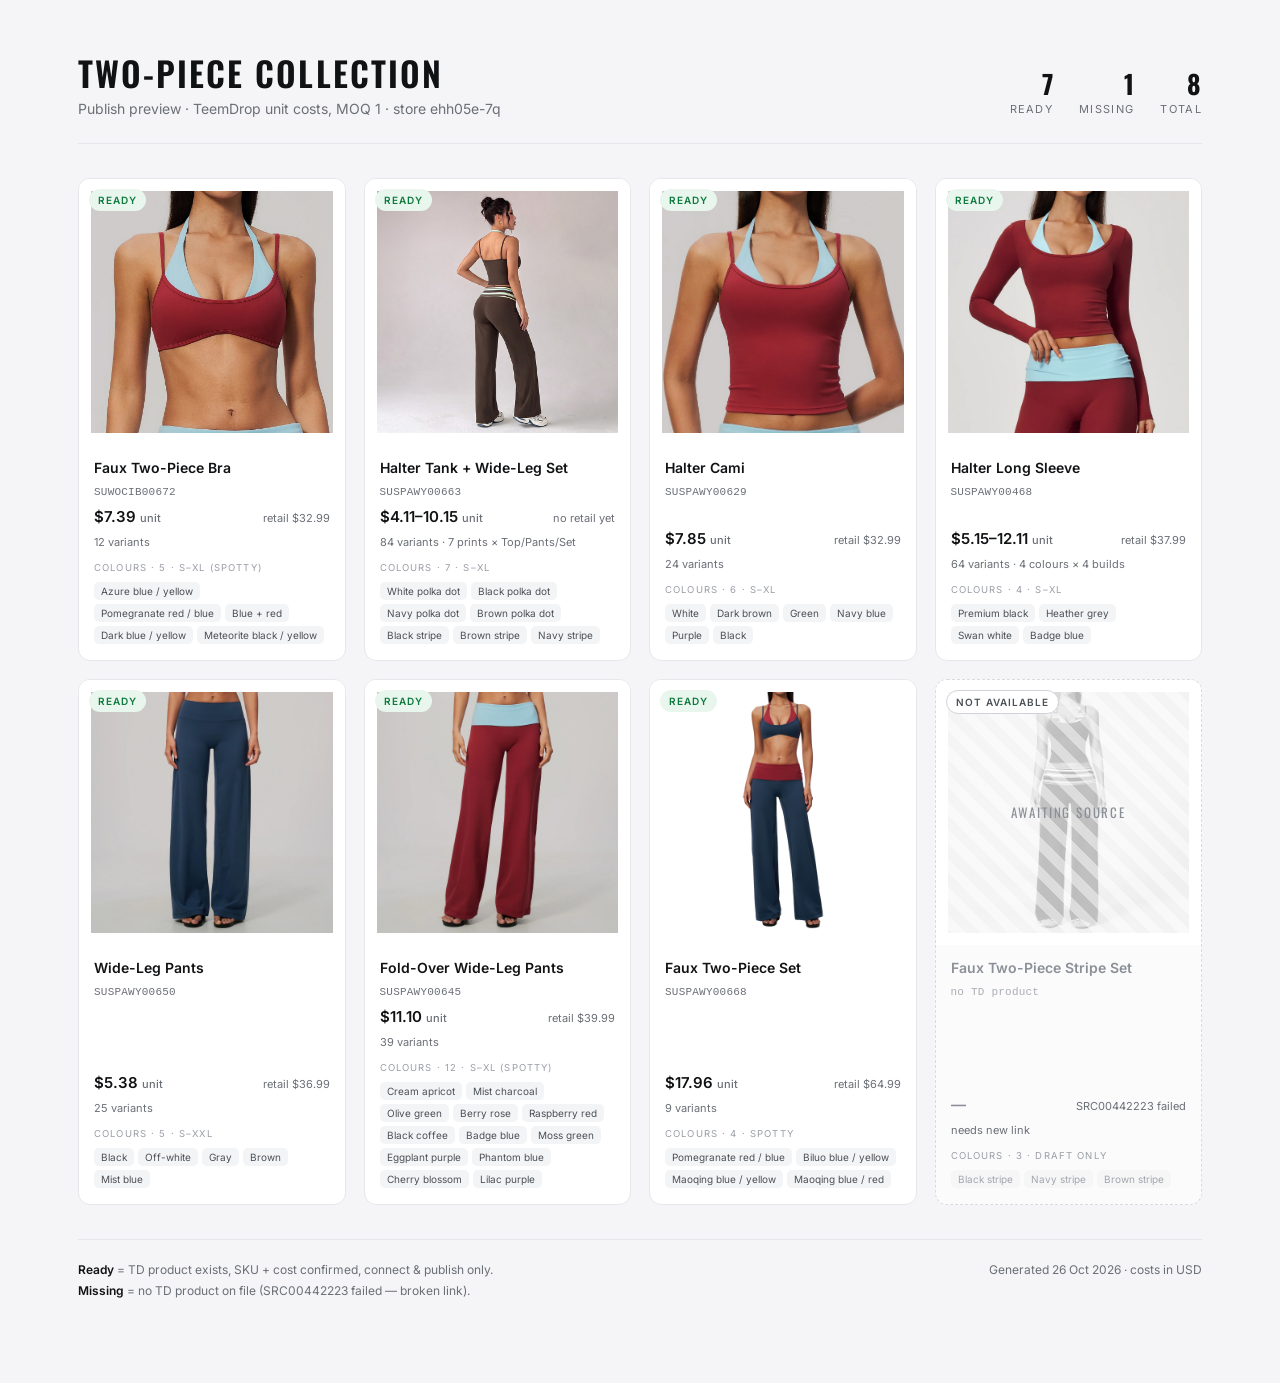
<file: index.html>
<!DOCTYPE html>
<html lang="en">
<head>
<meta charset="utf-8">
<meta name="viewport" content="width=device-width,initial-scale=1">
<title>Two-Piece Collection — Publish Preview</title>
<link rel="preconnect" href="https://fonts.googleapis.com">
<link rel="preconnect" href="https://fonts.gstatic.com" crossorigin>
<link href="https://fonts.googleapis.com/css2?family=Oswald:wght@500;600&family=Inter:wght@400;500;600&display=swap" rel="stylesheet">
<style>
  :root{
    --ink:#111214; --mid:#6b6f76; --line:#e6e7ea; --bg:#f5f5f7; --card:#fff;
    --green:#0f7a3d; --greenbg:#e9f6ee; --grey:#9a9ea6;
  }
  *{box-sizing:border-box}
  body{margin:0;background:var(--bg);color:var(--ink);font-family:Inter,-apple-system,BlinkMacSystemFont,"Segoe UI",sans-serif;-webkit-font-smoothing:antialiased}
  .wrap{max-width:1180px;margin:0 auto;padding:56px 28px 80px}
  header{border-bottom:1px solid var(--line);padding-bottom:26px;margin-bottom:34px;display:flex;justify-content:space-between;align-items:flex-end;gap:24px;flex-wrap:wrap}
  h1{font-family:Oswald,sans-serif;font-weight:600;font-size:34px;line-height:1;letter-spacing:.06em;text-transform:uppercase;margin:0}
  .sub{margin:10px 0 0;color:var(--mid);font-size:14px}
  .counts{display:flex;gap:26px;text-align:right}
  .count b{display:block;font-family:Oswald,sans-serif;font-size:26px;line-height:1;letter-spacing:.02em}
  .count span{font-size:11px;letter-spacing:.12em;text-transform:uppercase;color:var(--mid)}
  .grid{display:grid;grid-template-columns:repeat(4,1fr);gap:18px}
  @media(max-width:1000px){.grid{grid-template-columns:repeat(3,1fr)}}
  @media(max-width:760px){.grid{grid-template-columns:repeat(2,1fr)}}
  @media(max-width:460px){.grid{grid-template-columns:1fr}}
  .card{background:var(--card);border:1px solid var(--line);border-radius:12px;overflow:hidden;display:flex;flex-direction:column;transition:transform .18s ease, box-shadow .18s ease}
  .card:hover{transform:translateY(-3px);box-shadow:0 10px 26px rgba(17,18,20,.07)}
  .shot{position:relative;aspect-ratio:1/1;background:#fff;overflow:hidden;padding:12px}
  .shot img{width:100%;height:100%;object-fit:contain;display:block}
  .body{padding:14px 15px 16px;display:flex;flex-direction:column;gap:9px;flex:1}
  .name{font-size:14px;font-weight:600;line-height:1.3;margin:0}
  .sku{font-family:ui-monospace,SFMono-Regular,Menlo,monospace;font-size:11px;color:var(--mid);letter-spacing:.02em}
  .row{display:flex;align-items:baseline;justify-content:space-between;gap:8px;margin-top:auto}
  .cost{font-size:15px;font-weight:600}
  .cost small{font-size:11px;font-weight:500;color:var(--mid);margin-left:4px}
  .retail{font-size:11px;color:var(--mid)}
  .pill{position:absolute;z-index:3;top:10px;left:10px;font-size:10px;font-weight:600;letter-spacing:.1em;text-transform:uppercase;padding:5px 9px;border-radius:999px;background:var(--greenbg);color:var(--green)}
  .vars{font-size:11px;color:var(--mid)}
  .colhead{font-size:9.5px;letter-spacing:.12em;text-transform:uppercase;color:#9a9ea6;margin-top:4px}
  .cols{display:flex;flex-wrap:wrap;gap:4px}
  .chip{font-size:10px;line-height:1;padding:4px 7px;border-radius:5px;background:#f3f4f6;color:#4c5157;white-space:nowrap}
  .card.missing .chip{background:#f6f6f7;color:#a2a6ad}
  /* missing */
  .card.missing{background:#fbfbfc;border-style:dashed;border-color:#d9dbdf}
  .card.missing:hover{transform:none;box-shadow:none}
  .card.missing .shot img{filter:grayscale(1) contrast(.92) brightness(1.06);opacity:.42}
  .card.missing .pill{background:#fff;border:1px solid #cfd2d7;color:#4c5157;font-weight:600}
  .card.missing .name,.card.missing .cost{color:#8b8f97}
  .card.missing .sku{color:#a9adb4}
  .card.missing .shot::after{content:"Awaiting source";position:absolute;inset:0;display:flex;align-items:center;justify-content:center;
    font-family:Oswald,sans-serif;font-size:13px;letter-spacing:.14em;text-transform:uppercase;color:#8b8f97;
    z-index:2;background:repeating-linear-gradient(45deg,rgba(255,255,255,.62) 0 10px,rgba(255,255,255,.3) 10px 20px)}
  .note{margin-top:34px;padding-top:20px;border-top:1px solid var(--line);color:var(--mid);font-size:12px;line-height:1.7;display:flex;justify-content:space-between;gap:20px;flex-wrap:wrap}
  .note b{color:var(--ink);font-weight:600}
</style>
</head>
<body>
<div class="wrap">
  <header>
    <div>
      <h1>Two-Piece Collection</h1>
      <p class="sub">Publish preview &middot; TeemDrop unit costs, MOQ&nbsp;1 &middot; store ehh05e-7q</p>
    </div>
    <div class="counts">
      <div class="count"><b>7</b><span>Ready</span></div>
      <div class="count"><b>1</b><span>Missing</span></div>
      <div class="count"><b>8</b><span>Total</span></div>
    </div>
  </header>

  <div class="grid" id="grid"></div>

  <div class="note">
    <div><b>Ready</b> = TD product exists, SKU + cost confirmed, connect &amp; publish only.<br>
    <b>Missing</b> = no TD product on file (SRC00442223 failed — broken link).</div>
    <div>Generated 26 Oct 2026 &middot; costs in USD</div>
  </div>
</div>

<script>
const items = [
  {name:"Faux Two-Piece Bra", img:"img/shop_bra_0.jpg", sku:"SUWOCIB00672", cost:"$7.39", retail:"retail $32.99", vars:"12 variants", sizes:"S\u2013XL (spotty)", ready:true, colours:["Azure blue / yellow", "Pomegranate red / blue", "Blue + red", "Dark blue / yellow", "Meteorite black / yellow"]},
  {name:"Halter Tank + Wide-Leg Set", img:"img/set_0.jpg", sku:"SUSPAWY00663", cost:"$4.11\u201310.15", retail:"no retail yet", vars:"84 variants \u00b7 7 prints \u00d7 Top/Pants/Set", sizes:"S\u2013XL", ready:true, colours:["White polka dot", "Black polka dot", "Navy polka dot", "Brown polka dot", "Black stripe", "Brown stripe", "Navy stripe"]},
  {name:"Halter Cami", img:"img/shop_cami_0.jpg", sku:"SUSPAWY00629", cost:"$7.85", retail:"retail $32.99", vars:"24 variants", sizes:"S\u2013XL", ready:true, colours:["White", "Dark brown", "Green", "Navy blue", "Purple", "Black"]},
  {name:"Halter Long Sleeve", img:"img/shop_ls_0.jpg", sku:"SUSPAWY00468", cost:"$5.15\u201312.11", retail:"retail $37.99", vars:"64 variants \u00b7 4 colours \u00d7 4 builds", sizes:"S\u2013XL", ready:true, colours:["Premium black", "Heather grey", "Swan white", "Badge blue"]},
  {name:"Wide-Leg Pants", img:"img/shop_pants_0.jpg", sku:"SUSPAWY00650", cost:"$5.38", retail:"retail $36.99", vars:"25 variants", sizes:"S\u2013XXL", ready:true, colours:["Black", "Off-white", "Gray", "Brown", "Mist blue"]},
  {name:"Fold-Over Wide-Leg Pants", img:"img/shop_fold_0.jpg", sku:"SUSPAWY00645", cost:"$11.10", retail:"retail $39.99", vars:"39 variants", sizes:"S\u2013XL (spotty)", ready:true, colours:["Cream apricot", "Mist charcoal", "Olive green", "Berry rose", "Raspberry red", "Black coffee", "Badge blue", "Moss green", "Eggplant purple", "Phantom blue", "Cherry blossom", "Lilac purple"]},
  {name:"Faux Two-Piece Set", img:"img/fauxset_full.jpg", sku:"SUSPAWY00668", cost:"$17.96", retail:"retail $64.99", vars:"9 variants", sizes:"spotty", ready:true, colours:["Pomegranate red / blue", "Biluo blue / yellow", "Maoqing blue / yellow", "Maoqing blue / red"]},
  {name:"Faux Two-Piece Stripe Set", img:"img/shop_stripe_0.jpg", sku:"no TD product", cost:"\u2014", retail:"SRC00442223 failed", vars:"needs new link", sizes:"draft only", ready:false, colours:["Black stripe", "Navy stripe", "Brown stripe"]}
];

document.getElementById('grid').innerHTML = items.map(it => `
  <article class="card ${it.ready ? '' : 'missing'}">
    <div class="shot">
      <span class="pill">${it.ready ? 'Ready' : 'Not available'}</span>
      <img src="${it.img}" alt="${it.name}" loading="lazy">
    </div>
    <div class="body">
      <h2 class="name">${it.name}</h2>
      <div class="sku">${it.sku}</div>
      <div class="row">
        <div class="cost">${it.cost}<small>${it.ready && it.cost !== '—' ? 'unit' : ''}</small></div>
        <div class="retail">${it.retail}</div>
      </div>
      <div class="vars">${it.vars}</div>
      <div class="colhead">Colours &middot; ${it.colours.length} &middot; ${it.sizes}</div>
      <div class="cols">${it.colours.map(c => `<span class="chip">${c}</span>`).join('')}</div>
    </div>
  </article>
`).join('');
</script>
</body>
</html>
</file>
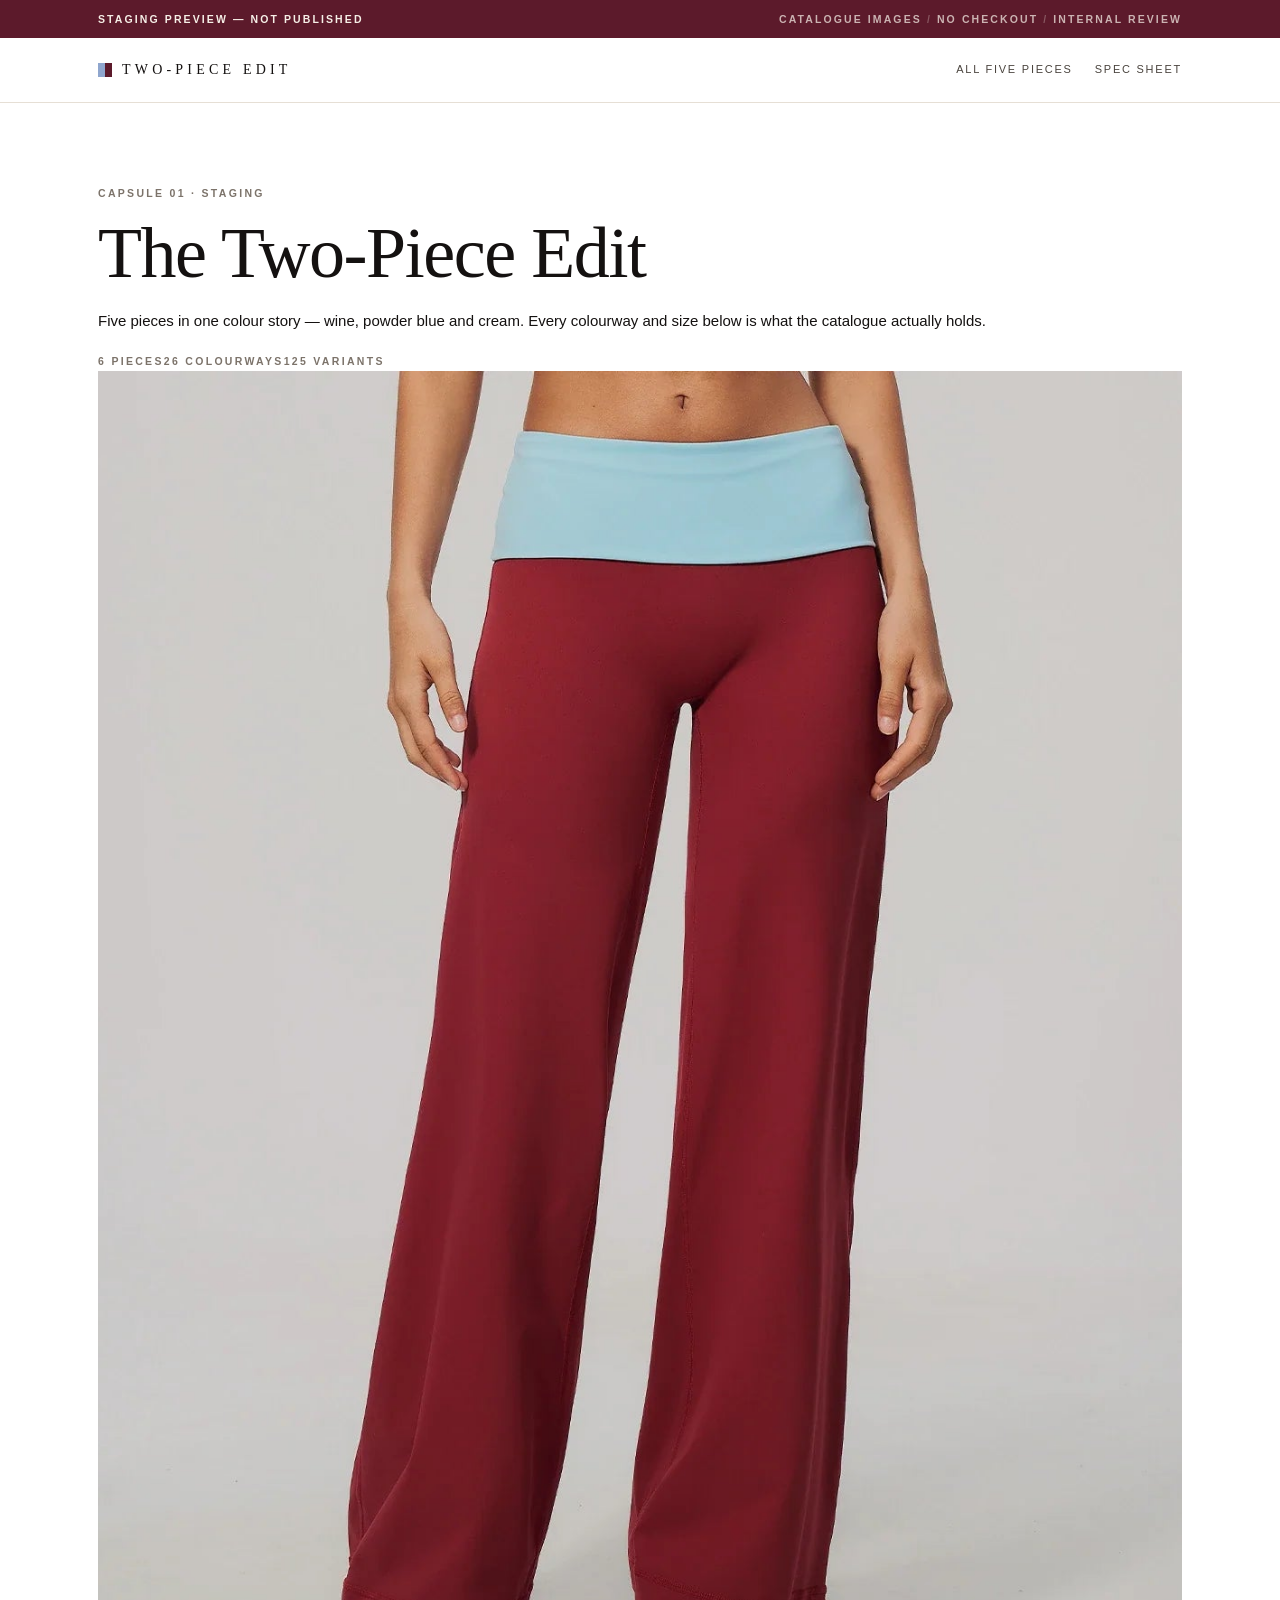
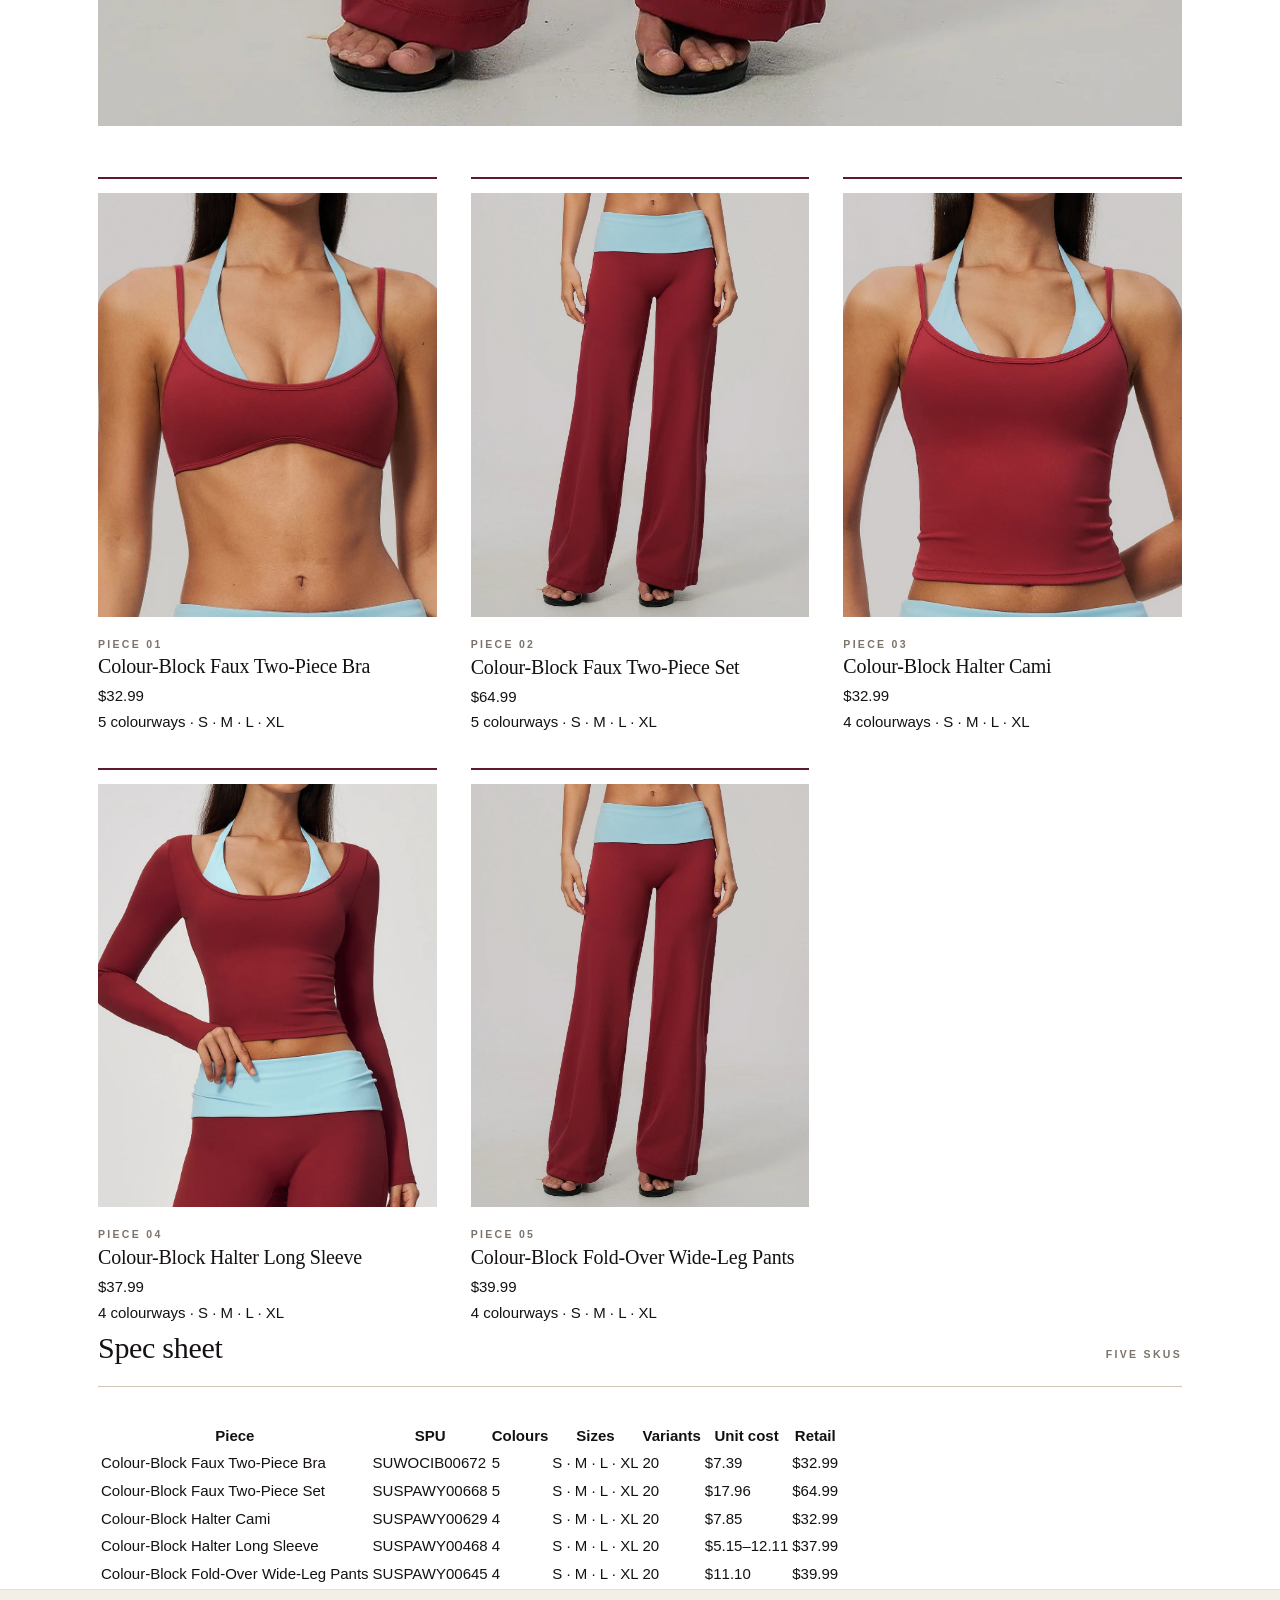
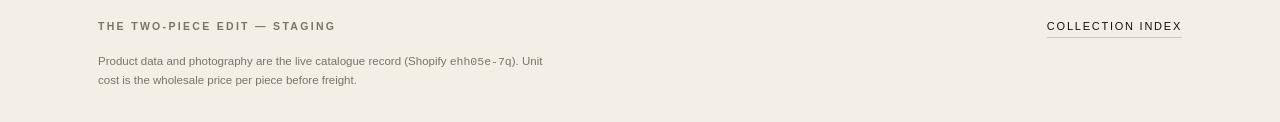
<file: stage/index.html>
<!doctype html>
<html lang="en">
<head>
<meta charset="utf-8">
<meta name="viewport" content="width=device-width, initial-scale=1">
<title>The Two-Piece Edit — five pieces (staging)</title>
<meta name="description" content="Five-piece capsule staging preview: colourways, sizes, unit cost and retail.">
<meta name="robots" content="noindex,nofollow">
<link rel="preload" as="image" href="assets/fauxset/colours/cherry-ice.jpg">
<link rel="stylesheet" href="assets/site.css">
</head>
<body>
<a class="skip" href="#main">Skip to content</a>
<div class="staging-bar"><div class="wrap"><strong>Staging preview — not published</strong><span>Catalogue images <span class="dot">/</span> no checkout <span class="dot">/</span> internal review</span></div></div>
<header class="site-head"><div class="wrap">
  <a class="wordmark" href="index.html">Two-Piece Edit</a>
  <nav class="site-nav" aria-label="Collection">
    <a href="index.html">All five pieces</a>
    <a href="index.html#specs">Spec sheet</a>
  </nav>
</div></header>
<main id="main"><div class="wrap">
  <section class="hero">
    <div class="hero-copy">
      <span class="label">Capsule 01 · staging</span>
      <h1>The Two-Piece Edit</h1>
      <p>Five pieces in one colour story — wine, powder blue and cream. Every colourway and size below
      is what the catalogue actually holds.</p>
      <div class="hero-meta"><span class="label">6 pieces</span><span class="label">26 colourways</span><span class="label">125 variants</span></div>
    </div>
    <div class="hero-media"><img src="assets/fauxset/colours/cherry-ice.jpg" alt="Faux two-piece set in wine and powder blue" width="900" height="1125"></div>
  </section>

  <section class="cards">
    <a class="card" href="bra.html">
  <span class="card-media"><img src="assets/bra/colours/cherry-ice.jpg" alt="" width="600" height="750" loading="lazy"></span>
  <span class="card-body">
    <span class="label">Piece 01</span>
    <h3>Colour-Block Faux Two-Piece Bra</h3>
    <span class="card-price">$32.99</span>
    <span class="card-meta">5 colourways · S · M · L · XL</span>
  </span>
</a><a class="card" href="fauxset.html">
  <span class="card-media"><img src="assets/fauxset/colours/cherry-ice.jpg" alt="" width="600" height="750" loading="lazy"></span>
  <span class="card-body">
    <span class="label">Piece 02</span>
    <h3>Colour-Block Faux Two-Piece Set</h3>
    <span class="card-price">$64.99</span>
    <span class="card-meta">5 colourways · S · M · L · XL</span>
  </span>
</a><a class="card" href="cami.html">
  <span class="card-media"><img src="assets/cami/colours/cherry-ice.jpg" alt="" width="600" height="750" loading="lazy"></span>
  <span class="card-body">
    <span class="label">Piece 03</span>
    <h3>Colour-Block Halter Cami</h3>
    <span class="card-price">$32.99</span>
    <span class="card-meta">4 colourways · S · M · L · XL</span>
  </span>
</a><a class="card" href="ls.html">
  <span class="card-media"><img src="assets/ls/colours/cherry-ice.jpg" alt="" width="600" height="750" loading="lazy"></span>
  <span class="card-body">
    <span class="label">Piece 04</span>
    <h3>Colour-Block Halter Long Sleeve</h3>
    <span class="card-price">$37.99</span>
    <span class="card-meta">4 colourways · S · M · L · XL</span>
  </span>
</a><a class="card" href="fold.html">
  <span class="card-media"><img src="assets/fold/colours/berry-rose.jpg" alt="" width="600" height="750" loading="lazy"></span>
  <span class="card-body">
    <span class="label">Piece 05</span>
    <h3>Colour-Block Fold-Over Wide-Leg Pants</h3>
    <span class="card-price">$39.99</span>
    <span class="card-meta">4 colourways · S · M · L · XL</span>
  </span>
</a>
  </section>

  <section class="specs" id="specs">
    <div class="sec-head"><h2>Spec sheet</h2><span class="label">Five SKUs</span></div>
    <table class="spec-table">
      <thead><tr><th>Piece</th><th>SPU</th><th>Colours</th><th>Sizes</th><th>Variants</th><th>Unit cost</th><th>Retail</th></tr></thead>
      <tbody><tr><td>Colour-Block Faux Two-Piece Bra</td><td>SUWOCIB00672</td><td>5</td><td>S · M · L · XL</td><td>20</td><td>$7.39</td><td>$32.99</td></tr><tr><td>Colour-Block Faux Two-Piece Set</td><td>SUSPAWY00668</td><td>5</td><td>S · M · L · XL</td><td>20</td><td>$17.96</td><td>$64.99</td></tr><tr><td>Colour-Block Halter Cami</td><td>SUSPAWY00629</td><td>4</td><td>S · M · L · XL</td><td>20</td><td>$7.85</td><td>$32.99</td></tr><tr><td>Colour-Block Halter Long Sleeve</td><td>SUSPAWY00468</td><td>4</td><td>S · M · L · XL</td><td>20</td><td>$5.15–12.11</td><td>$37.99</td></tr><tr><td>Colour-Block Fold-Over Wide-Leg Pants</td><td>SUSPAWY00645</td><td>4</td><td>S · M · L · XL</td><td>20</td><td>$11.10</td><td>$39.99</td></tr></tbody>
    </table>
  </section>
</div></main>
<footer class="site-foot"><div class="wrap">
  <div class="foot-row">
    <span class="label">The Two-Piece Edit — staging</span>
    <a href="index.html">Collection index</a>
  </div>
  <p>Product data and photography are the live catalogue record (Shopify <code>ehh05e-7q</code>).
  Unit cost is the wholesale price per piece before freight.</p>
</div></footer>
<script src="assets/site.js"></script>
</body>
</html>
</file>
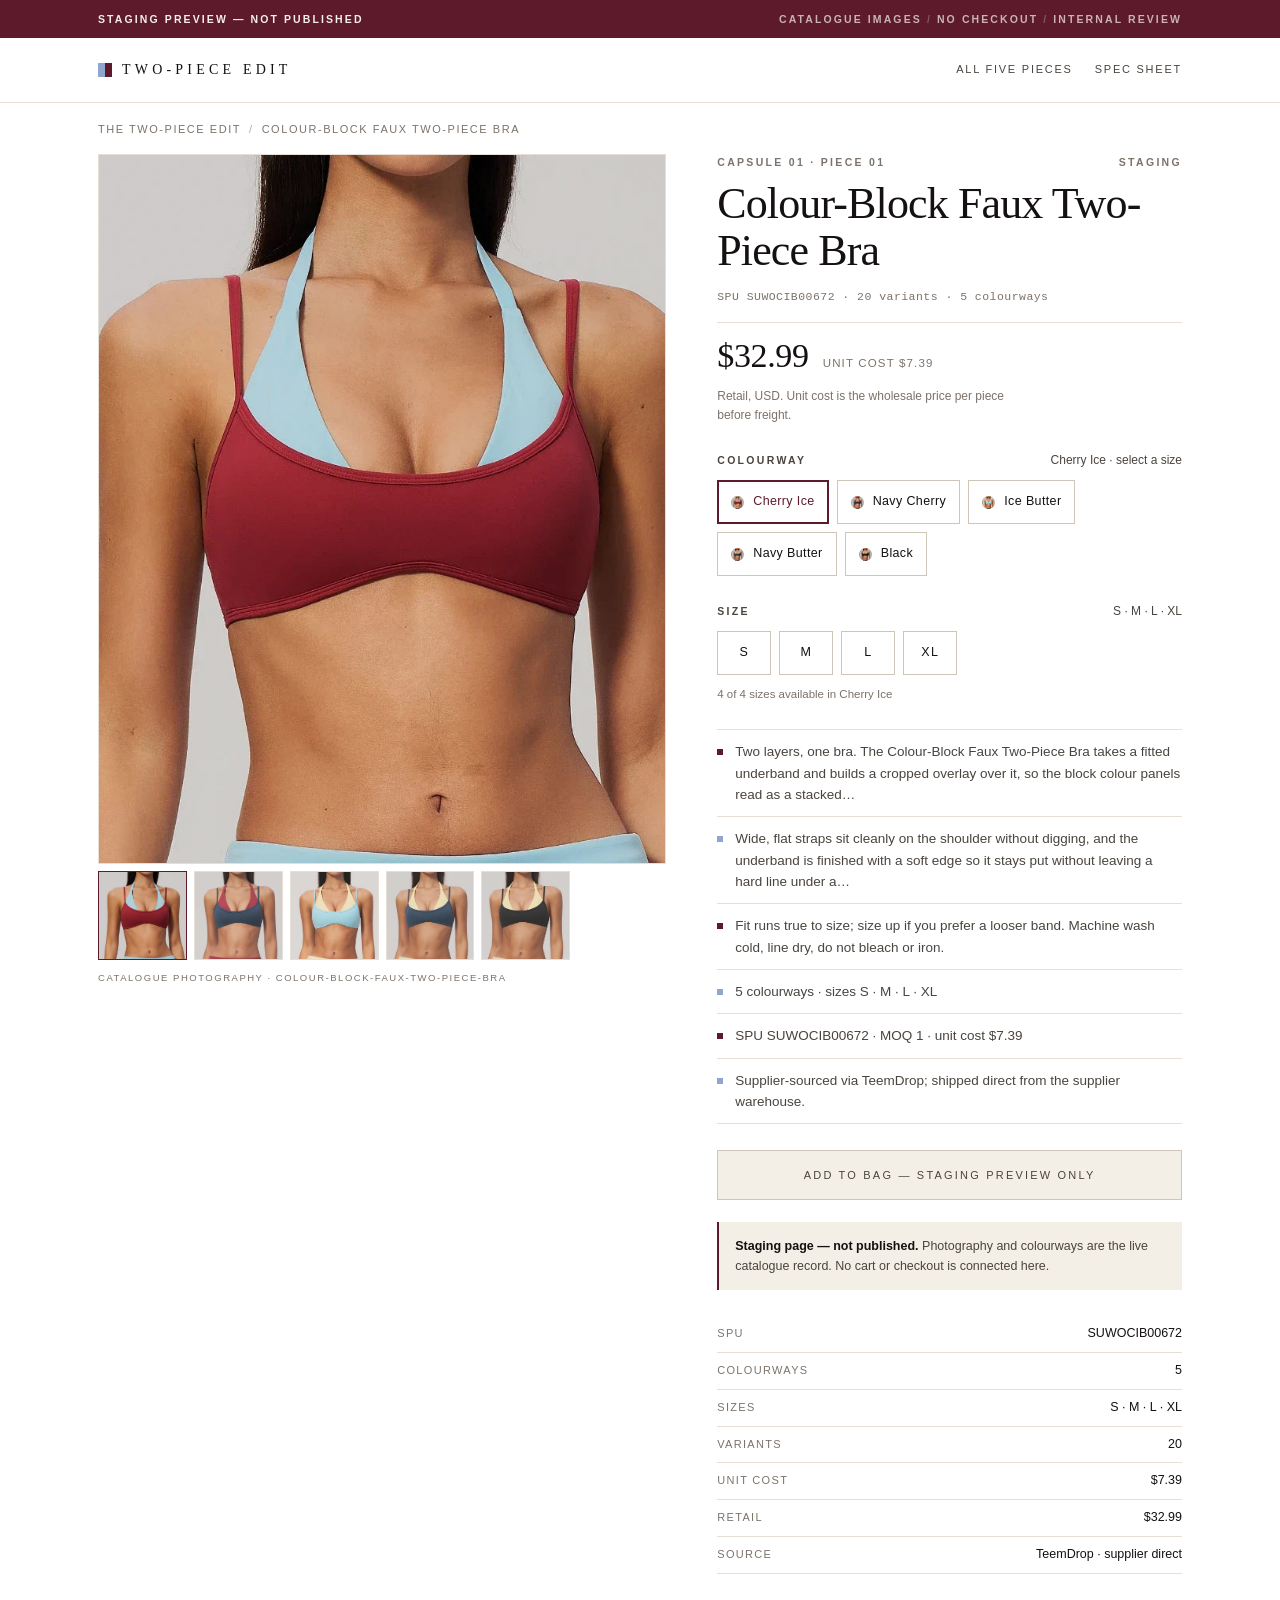
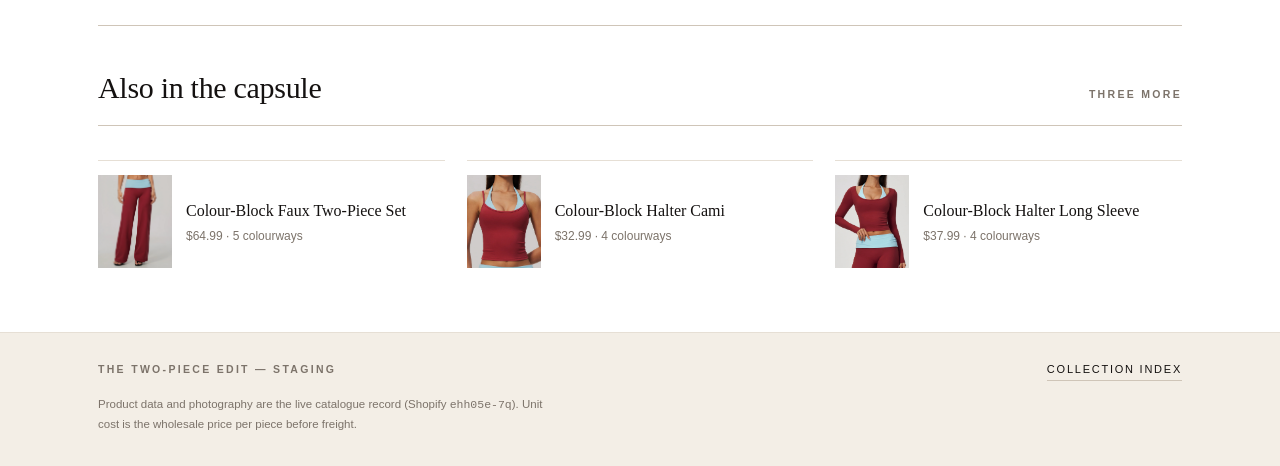
<file: stage/bra.html>
<!doctype html>
<html lang="en">
<head>
<meta charset="utf-8">
<meta name="viewport" content="width=device-width, initial-scale=1">
<title>Colour-Block Faux Two-Piece Bra — The Two-Piece Edit (staging)</title>
<meta name="description" content="Colour-Block Faux Two-Piece Bra — 5 colourways, sizes S · M · L · XL. Staging preview.">
<meta name="robots" content="noindex,nofollow">
<link rel="preload" as="image" href="assets/bra/colours/cherry-ice.jpg">
<link rel="stylesheet" href="assets/site.css">
</head>
<body>
<a class="skip" href="#main">Skip to content</a>
<div class="staging-bar"><div class="wrap"><strong>Staging preview — not published</strong><span>Catalogue images <span class="dot">/</span> no checkout <span class="dot">/</span> internal review</span></div></div>
<header class="site-head"><div class="wrap">
  <a class="wordmark" href="index.html">Two-Piece Edit</a>
  <nav class="site-nav" aria-label="Collection">
    <a href="index.html">All five pieces</a>
    <a href="index.html#specs">Spec sheet</a>
  </nav>
</div></header>
<main id="main"><div class="wrap">
<div class="crumbs"><a href="index.html">The Two-Piece Edit</a><span class="sep">/</span><span>Colour-Block Faux Two-Piece Bra</span></div>
  <div class="product"><div class="p-grid">
    <section class="gallery" aria-label="Product images">
      <div class="frame">
        <img id="mainImg" src="assets/bra/colours/cherry-ice.jpg" alt="Colour-Block Faux Two-Piece Bra in Cherry Ice" width="1000" height="1250">
      </div>
      <div class="thumbs" role="tablist" aria-label="Product image thumbnails">
        <button class="thumb is-active" type="button" role="tab" aria-selected="true" data-src="assets/bra/colours/cherry-ice.jpg" data-alt="Colour-Block Faux Two-Piece Bra view 1" aria-label="View image 1"><img src="assets/bra/colours/cherry-ice.jpg" alt="" width="400" height="400" loading="eager"></button><button class="thumb" type="button" role="tab" aria-selected="false" data-src="assets/bra/colours/navy-cherry.jpg" data-alt="Colour-Block Faux Two-Piece Bra view 2" aria-label="View image 2"><img src="assets/bra/colours/navy-cherry.jpg" alt="" width="400" height="400" loading="eager"></button><button class="thumb" type="button" role="tab" aria-selected="false" data-src="assets/bra/colours/ice-butter.jpg" data-alt="Colour-Block Faux Two-Piece Bra view 3" aria-label="View image 3"><img src="assets/bra/colours/ice-butter.jpg" alt="" width="400" height="400" loading="eager"></button><button class="thumb" type="button" role="tab" aria-selected="false" data-src="assets/bra/colours/navy-butter.jpg" data-alt="Colour-Block Faux Two-Piece Bra view 4" aria-label="View image 4"><img src="assets/bra/colours/navy-butter.jpg" alt="" width="400" height="400" loading="lazy"></button><button class="thumb" type="button" role="tab" aria-selected="false" data-src="assets/bra/colours/black.jpg" data-alt="Colour-Block Faux Two-Piece Bra view 5" aria-label="View image 5"><img src="assets/bra/colours/black.jpg" alt="" width="400" height="400" loading="lazy"></button>
      </div>
      <p class="frame-cap">Catalogue photography · colour-block-faux-two-piece-bra</p>
    </section>
    <section class="panel">
      <div class="eyebrow-row">
        <span class="label">Capsule 01 · Piece 01</span>
        <span class="label">Staging</span>
      </div>
      <h1>Colour-Block Faux Two-Piece Bra</h1>
      <p class="spu">SPU SUWOCIB00672 · 20 variants · 5 colourways</p>
      <div class="price-row">
        <span class="price">$32.99</span>
        <span class="cost">unit cost $7.39</span>
      </div>
      <p class="price-note">Retail, USD. Unit cost is the wholesale price per piece before freight.</p>


      <div class="field">
        <div class="field-head"><span class="label label-ink">Colourway</span><span class="val" id="pick"></span></div>
        <div class="chips" id="colours" role="group" aria-label="Colourway">
          <button class="chip chip-colour" type="button" aria-pressed="true" data-colour="0"><span class="sw" style="background-image:url(assets/bra/colours/cherry-ice.jpg);background-size:cover;background-position:center" aria-hidden="true"></span><span>Cherry Ice</span></button><button class="chip chip-colour" type="button" aria-pressed="false" data-colour="1"><span class="sw" style="background-image:url(assets/bra/colours/navy-cherry.jpg);background-size:cover;background-position:center" aria-hidden="true"></span><span>Navy Cherry</span></button><button class="chip chip-colour" type="button" aria-pressed="false" data-colour="2"><span class="sw" style="background-image:url(assets/bra/colours/ice-butter.jpg);background-size:cover;background-position:center" aria-hidden="true"></span><span>Ice Butter</span></button><button class="chip chip-colour" type="button" aria-pressed="false" data-colour="3"><span class="sw" style="background-image:url(assets/bra/colours/navy-butter.jpg);background-size:cover;background-position:center" aria-hidden="true"></span><span>Navy Butter</span></button><button class="chip chip-colour" type="button" aria-pressed="false" data-colour="4"><span class="sw" style="background-image:url(assets/bra/colours/black.jpg);background-size:cover;background-position:center" aria-hidden="true"></span><span>Black</span></button>
        </div>
      </div>

      <div class="field">
        <div class="field-head"><span class="label label-ink">Size</span><span class="val">S · M · L · XL</span></div>
        <div class="chips" id="sizes" role="group" aria-label="Size"></div>
        <p class="avail" id="avail"></p>
      </div>

      <ul class="facts">
        <li>Two layers, one bra. The Colour-Block Faux Two-Piece Bra takes a fitted underband and builds a cropped overlay over it, so the block colour panels read as a stacked…</li><li>Wide, flat straps sit cleanly on the shoulder without digging, and the underband is finished with a soft edge so it stays put without leaving a hard line under a…</li><li>Fit runs true to size; size up if you prefer a looser band. Machine wash cold, line dry, do not bleach or iron.</li><li>5 colourways · sizes S · M · L · XL</li><li>SPU SUWOCIB00672 · MOQ 1 · unit cost $7.39</li><li>Supplier-sourced via TeemDrop; shipped direct from the supplier warehouse.</li>
      </ul>

      <div class="cta" aria-disabled="true">Add to bag — staging preview only</div>

      <div class="notice">
        <strong>Staging page — not published.</strong> Photography and colourways are the live catalogue
        record. No cart or checkout is connected here.
      </div>

      <table class="mini-spec"><tr><th scope="row">SPU</th><td>SUWOCIB00672</td></tr><tr><th scope="row">Colourways</th><td>5</td></tr><tr><th scope="row">Sizes</th><td>S · M · L · XL</td></tr><tr><th scope="row">Variants</th><td>20</td></tr><tr><th scope="row">Unit cost</th><td>$7.39</td></tr><tr><th scope="row">Retail</th><td>$32.99</td></tr><tr><th scope="row">Source</th><td>TeemDrop · supplier direct</td></tr></table>
    </section>
  </div></div>

  <section class="related">
    <div class="sec-head"><h2>Also in the capsule</h2><span class="label">Three more</span></div>
    <div class="rel-grid"><a class="rel" href="fauxset.html"><span class="rel-media"><img src="assets/fauxset/colours/cherry-ice.jpg" alt="" width="300" height="375" loading="lazy"></span><span><h3>Colour-Block Faux Two-Piece Set</h3><p>$64.99 · 5 colourways</p></span></a><a class="rel" href="cami.html"><span class="rel-media"><img src="assets/cami/colours/cherry-ice.jpg" alt="" width="300" height="375" loading="lazy"></span><span><h3>Colour-Block Halter Cami</h3><p>$32.99 · 4 colourways</p></span></a><a class="rel" href="ls.html"><span class="rel-media"><img src="assets/ls/colours/cherry-ice.jpg" alt="" width="300" height="375" loading="lazy"></span><span><h3>Colour-Block Halter Long Sleeve</h3><p>$37.99 · 4 colourways</p></span></a></div>
  </section>
</div></main>
<script>window.PRODUCT = {"name": "Colour-Block Faux Two-Piece Bra", "sizes": ["S", "M", "L", "XL"], "colours": [{"name": "Cherry Ice", "sizes": ["S", "M", "L", "XL"], "img": "assets/bra/colours/cherry-ice.jpg"}, {"name": "Navy Cherry", "sizes": ["S", "M", "L", "XL"], "img": "assets/bra/colours/navy-cherry.jpg"}, {"name": "Ice Butter", "sizes": ["S", "M", "L", "XL"], "img": "assets/bra/colours/ice-butter.jpg"}, {"name": "Navy Butter", "sizes": ["S", "M", "L", "XL"], "img": "assets/bra/colours/navy-butter.jpg"}, {"name": "Black", "sizes": ["S", "M", "L", "XL"], "img": "assets/bra/colours/black.jpg"}]};</script>
<footer class="site-foot"><div class="wrap">
  <div class="foot-row">
    <span class="label">The Two-Piece Edit — staging</span>
    <a href="index.html">Collection index</a>
  </div>
  <p>Product data and photography are the live catalogue record (Shopify <code>ehh05e-7q</code>).
  Unit cost is the wholesale price per piece before freight.</p>
</div></footer>
<script src="assets/site.js"></script>
</body>
</html>
</file>
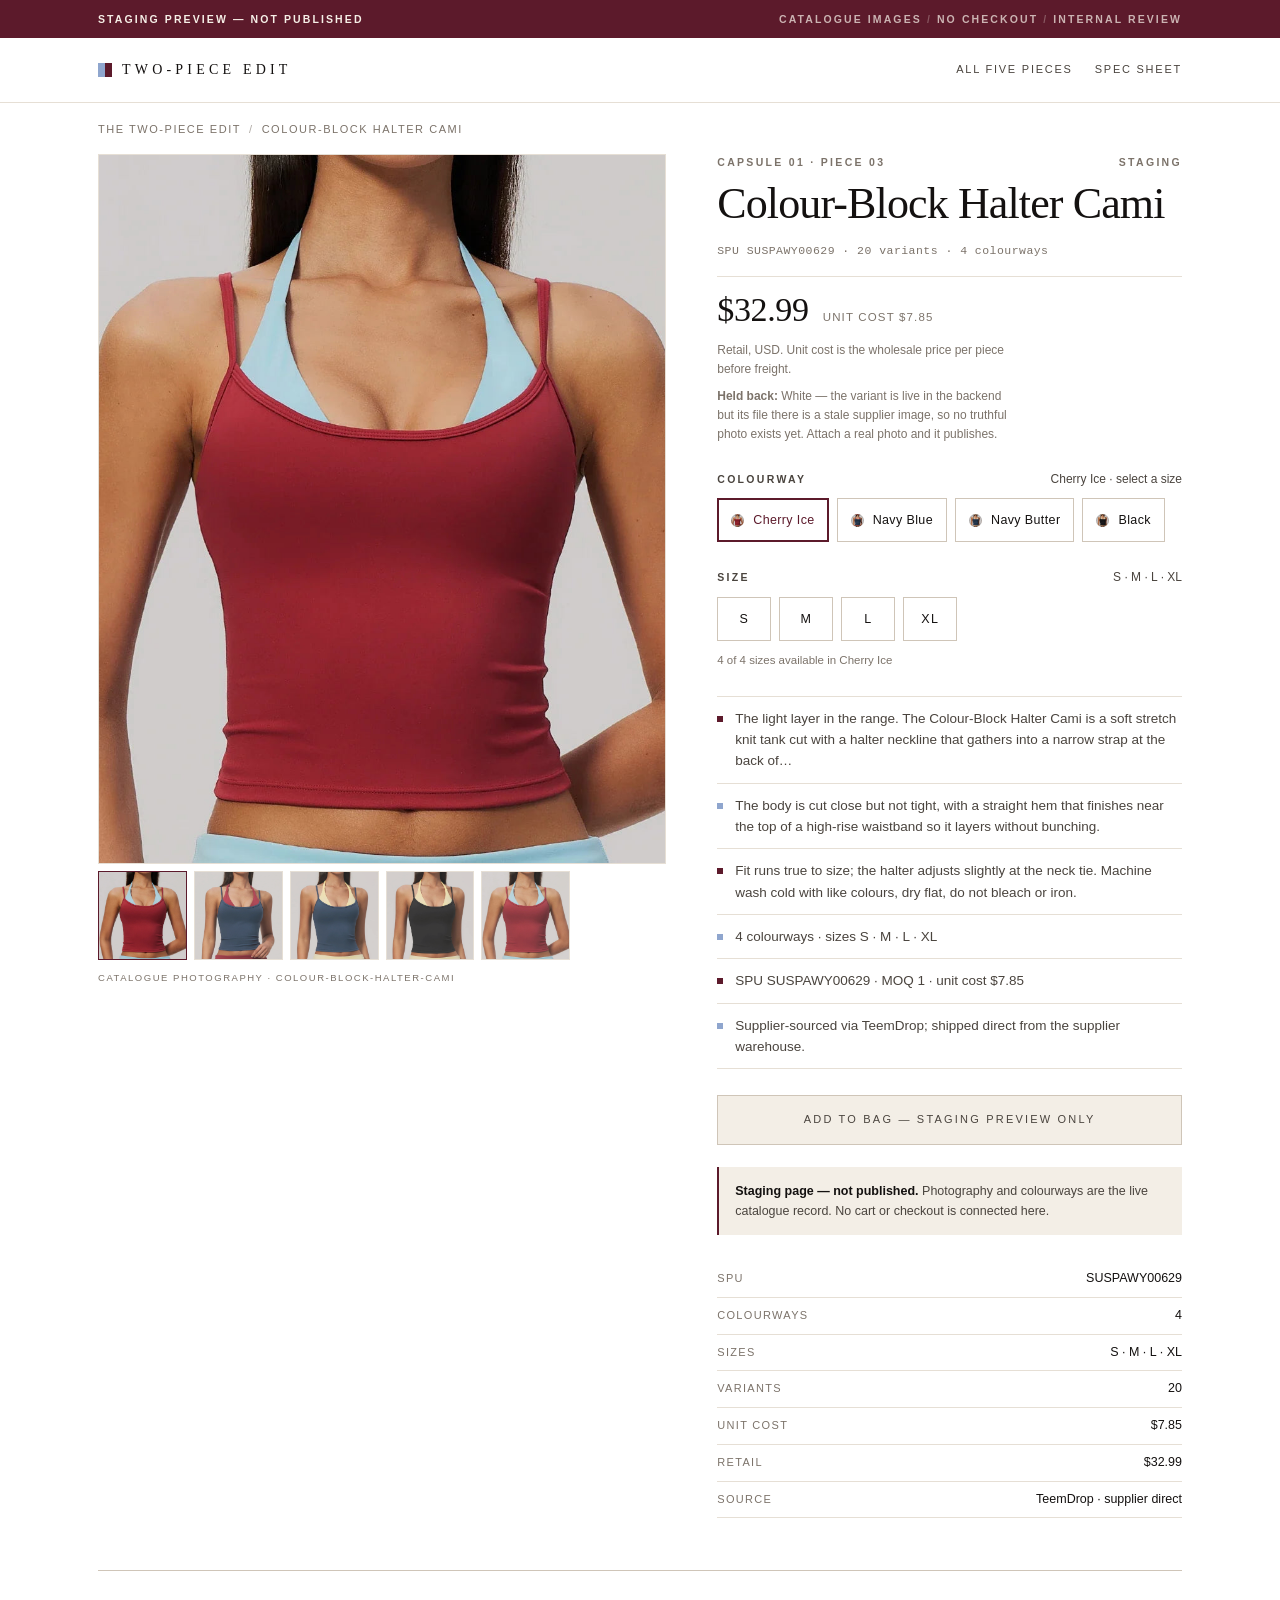
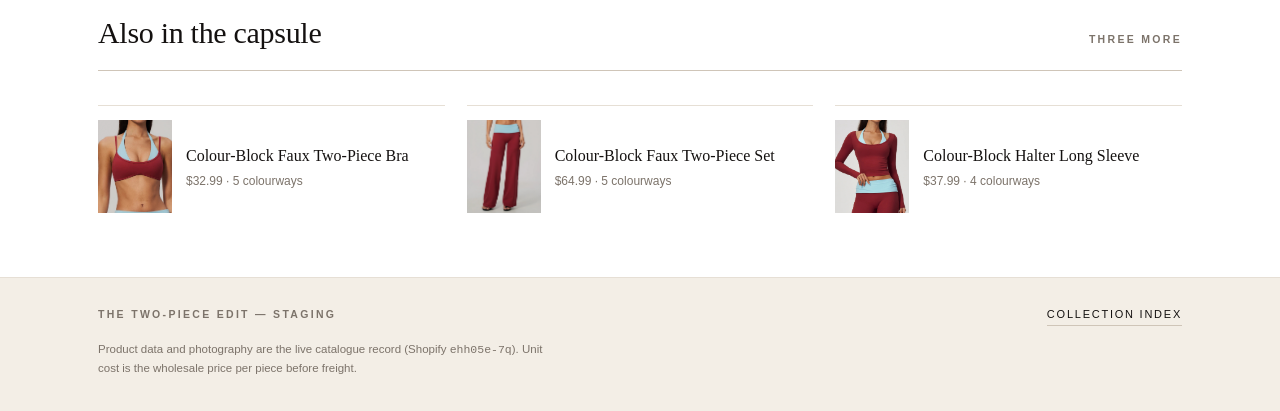
<file: stage/cami.html>
<!doctype html>
<html lang="en">
<head>
<meta charset="utf-8">
<meta name="viewport" content="width=device-width, initial-scale=1">
<title>Colour-Block Halter Cami — The Two-Piece Edit (staging)</title>
<meta name="description" content="Colour-Block Halter Cami — 4 colourways, sizes S · M · L · XL. Staging preview.">
<meta name="robots" content="noindex,nofollow">
<link rel="preload" as="image" href="assets/cami/colours/cherry-ice.jpg">
<link rel="stylesheet" href="assets/site.css">
</head>
<body>
<a class="skip" href="#main">Skip to content</a>
<div class="staging-bar"><div class="wrap"><strong>Staging preview — not published</strong><span>Catalogue images <span class="dot">/</span> no checkout <span class="dot">/</span> internal review</span></div></div>
<header class="site-head"><div class="wrap">
  <a class="wordmark" href="index.html">Two-Piece Edit</a>
  <nav class="site-nav" aria-label="Collection">
    <a href="index.html">All five pieces</a>
    <a href="index.html#specs">Spec sheet</a>
  </nav>
</div></header>
<main id="main"><div class="wrap">
<div class="crumbs"><a href="index.html">The Two-Piece Edit</a><span class="sep">/</span><span>Colour-Block Halter Cami</span></div>
  <div class="product"><div class="p-grid">
    <section class="gallery" aria-label="Product images">
      <div class="frame">
        <img id="mainImg" src="assets/cami/colours/cherry-ice.jpg" alt="Colour-Block Halter Cami in Cherry Ice" width="1000" height="1250">
      </div>
      <div class="thumbs" role="tablist" aria-label="Product image thumbnails">
        <button class="thumb is-active" type="button" role="tab" aria-selected="true" data-src="assets/cami/colours/cherry-ice.jpg" data-alt="Colour-Block Halter Cami view 1" aria-label="View image 1"><img src="assets/cami/colours/cherry-ice.jpg" alt="" width="400" height="400" loading="eager"></button><button class="thumb" type="button" role="tab" aria-selected="false" data-src="assets/cami/colours/navy-blue.jpg" data-alt="Colour-Block Halter Cami view 2" aria-label="View image 2"><img src="assets/cami/colours/navy-blue.jpg" alt="" width="400" height="400" loading="eager"></button><button class="thumb" type="button" role="tab" aria-selected="false" data-src="assets/cami/colours/navy-butter.jpg" data-alt="Colour-Block Halter Cami view 3" aria-label="View image 3"><img src="assets/cami/colours/navy-butter.jpg" alt="" width="400" height="400" loading="eager"></button><button class="thumb" type="button" role="tab" aria-selected="false" data-src="assets/cami/colours/black.jpg" data-alt="Colour-Block Halter Cami view 4" aria-label="View image 4"><img src="assets/cami/colours/black.jpg" alt="" width="400" height="400" loading="lazy"></button><button class="thumb" type="button" role="tab" aria-selected="false" data-src="assets/cami/sh/0.jpg" data-alt="Colour-Block Halter Cami view 5" aria-label="View image 5"><img src="assets/cami/sh/0.jpg" alt="" width="400" height="400" loading="lazy"></button>
      </div>
      <p class="frame-cap">Catalogue photography · colour-block-halter-cami</p>
    </section>
    <section class="panel">
      <div class="eyebrow-row">
        <span class="label">Capsule 01 · Piece 03</span>
        <span class="label">Staging</span>
      </div>
      <h1>Colour-Block Halter Cami</h1>
      <p class="spu">SPU SUSPAWY00629 · 20 variants · 4 colourways</p>
      <div class="price-row">
        <span class="price">$32.99</span>
        <span class="cost">unit cost $7.85</span>
      </div>
      <p class="price-note">Retail, USD. Unit cost is the wholesale price per piece before freight.</p>
<p class="price-note"><strong>Held back:</strong> White — the variant is live in the backend but its file there is a stale supplier image, so no truthful photo exists yet. Attach a real photo and it publishes.</p>

      <div class="field">
        <div class="field-head"><span class="label label-ink">Colourway</span><span class="val" id="pick"></span></div>
        <div class="chips" id="colours" role="group" aria-label="Colourway">
          <button class="chip chip-colour" type="button" aria-pressed="true" data-colour="0"><span class="sw" style="background-image:url(assets/cami/colours/cherry-ice.jpg);background-size:cover;background-position:center" aria-hidden="true"></span><span>Cherry Ice</span></button><button class="chip chip-colour" type="button" aria-pressed="false" data-colour="1"><span class="sw" style="background-image:url(assets/cami/colours/navy-blue.jpg);background-size:cover;background-position:center" aria-hidden="true"></span><span>Navy Blue</span></button><button class="chip chip-colour" type="button" aria-pressed="false" data-colour="2"><span class="sw" style="background-image:url(assets/cami/colours/navy-butter.jpg);background-size:cover;background-position:center" aria-hidden="true"></span><span>Navy Butter</span></button><button class="chip chip-colour" type="button" aria-pressed="false" data-colour="3"><span class="sw" style="background-image:url(assets/cami/colours/black.jpg);background-size:cover;background-position:center" aria-hidden="true"></span><span>Black</span></button>
        </div>
      </div>

      <div class="field">
        <div class="field-head"><span class="label label-ink">Size</span><span class="val">S · M · L · XL</span></div>
        <div class="chips" id="sizes" role="group" aria-label="Size"></div>
        <p class="avail" id="avail"></p>
      </div>

      <ul class="facts">
        <li>The light layer in the range. The Colour-Block Halter Cami is a soft stretch knit tank cut with a halter neckline that gathers into a narrow strap at the back of…</li><li>The body is cut close but not tight, with a straight hem that finishes near the top of a high-rise waistband so it layers without bunching.</li><li>Fit runs true to size; the halter adjusts slightly at the neck tie. Machine wash cold with like colours, dry flat, do not bleach or iron.</li><li>4 colourways · sizes S · M · L · XL</li><li>SPU SUSPAWY00629 · MOQ 1 · unit cost $7.85</li><li>Supplier-sourced via TeemDrop; shipped direct from the supplier warehouse.</li>
      </ul>

      <div class="cta" aria-disabled="true">Add to bag — staging preview only</div>

      <div class="notice">
        <strong>Staging page — not published.</strong> Photography and colourways are the live catalogue
        record. No cart or checkout is connected here.
      </div>

      <table class="mini-spec"><tr><th scope="row">SPU</th><td>SUSPAWY00629</td></tr><tr><th scope="row">Colourways</th><td>4</td></tr><tr><th scope="row">Sizes</th><td>S · M · L · XL</td></tr><tr><th scope="row">Variants</th><td>20</td></tr><tr><th scope="row">Unit cost</th><td>$7.85</td></tr><tr><th scope="row">Retail</th><td>$32.99</td></tr><tr><th scope="row">Source</th><td>TeemDrop · supplier direct</td></tr></table>
    </section>
  </div></div>

  <section class="related">
    <div class="sec-head"><h2>Also in the capsule</h2><span class="label">Three more</span></div>
    <div class="rel-grid"><a class="rel" href="bra.html"><span class="rel-media"><img src="assets/bra/colours/cherry-ice.jpg" alt="" width="300" height="375" loading="lazy"></span><span><h3>Colour-Block Faux Two-Piece Bra</h3><p>$32.99 · 5 colourways</p></span></a><a class="rel" href="fauxset.html"><span class="rel-media"><img src="assets/fauxset/colours/cherry-ice.jpg" alt="" width="300" height="375" loading="lazy"></span><span><h3>Colour-Block Faux Two-Piece Set</h3><p>$64.99 · 5 colourways</p></span></a><a class="rel" href="ls.html"><span class="rel-media"><img src="assets/ls/colours/cherry-ice.jpg" alt="" width="300" height="375" loading="lazy"></span><span><h3>Colour-Block Halter Long Sleeve</h3><p>$37.99 · 4 colourways</p></span></a></div>
  </section>
</div></main>
<script>window.PRODUCT = {"name": "Colour-Block Halter Cami", "sizes": ["S", "M", "L", "XL"], "colours": [{"name": "Cherry Ice", "sizes": ["S", "M", "L", "XL"], "img": "assets/cami/colours/cherry-ice.jpg"}, {"name": "Navy Blue", "sizes": ["S", "M", "L", "XL"], "img": "assets/cami/colours/navy-blue.jpg"}, {"name": "Navy Butter", "sizes": ["S", "M", "L", "XL"], "img": "assets/cami/colours/navy-butter.jpg"}, {"name": "Black", "sizes": ["S", "M", "L", "XL"], "img": "assets/cami/colours/black.jpg"}]};</script>
<footer class="site-foot"><div class="wrap">
  <div class="foot-row">
    <span class="label">The Two-Piece Edit — staging</span>
    <a href="index.html">Collection index</a>
  </div>
  <p>Product data and photography are the live catalogue record (Shopify <code>ehh05e-7q</code>).
  Unit cost is the wholesale price per piece before freight.</p>
</div></footer>
<script src="assets/site.js"></script>
</body>
</html>
</file>
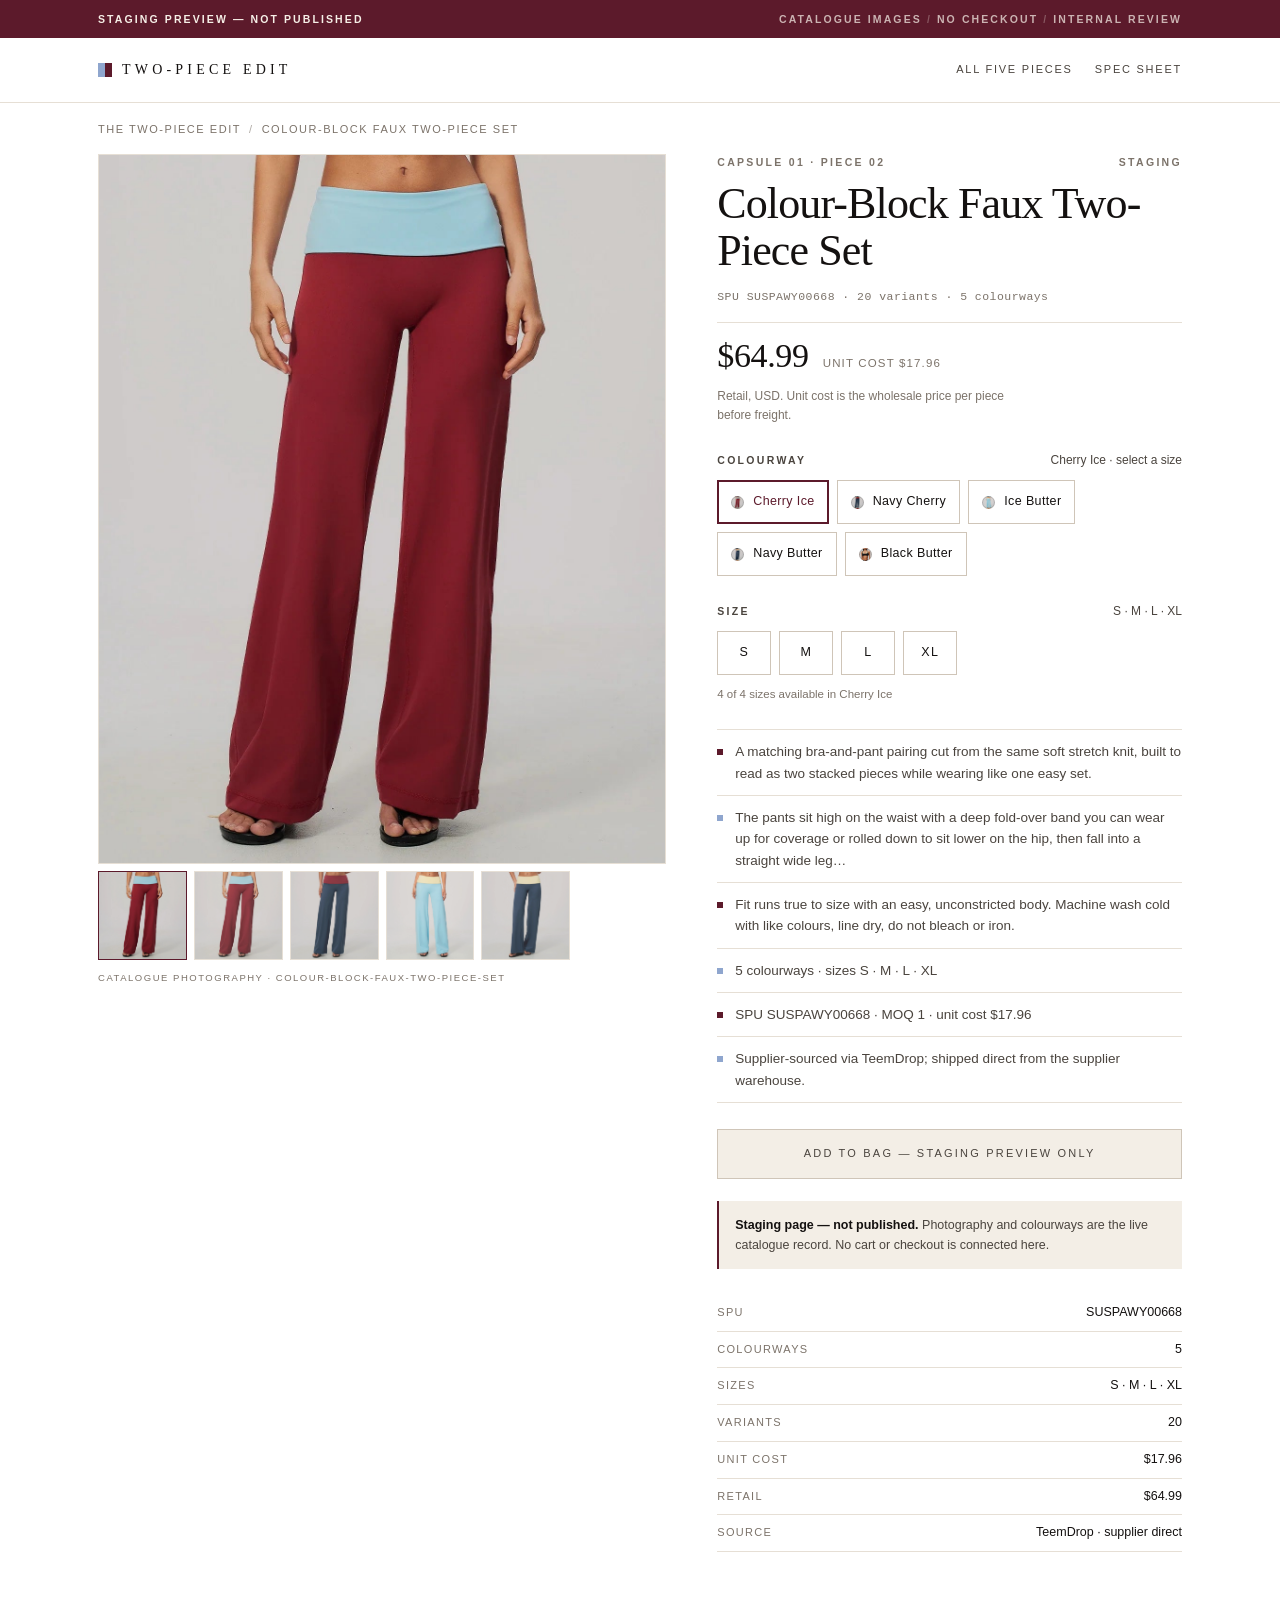
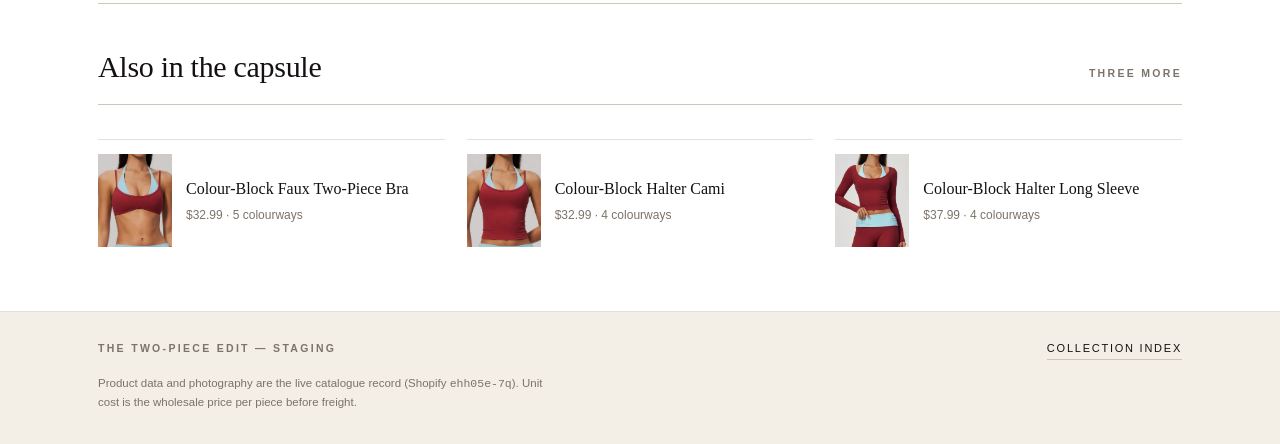
<file: stage/fauxset.html>
<!doctype html>
<html lang="en">
<head>
<meta charset="utf-8">
<meta name="viewport" content="width=device-width, initial-scale=1">
<title>Colour-Block Faux Two-Piece Set — The Two-Piece Edit (staging)</title>
<meta name="description" content="Colour-Block Faux Two-Piece Set — 5 colourways, sizes S · M · L · XL. Staging preview.">
<meta name="robots" content="noindex,nofollow">
<link rel="preload" as="image" href="assets/fauxset/sh/1.jpg">
<link rel="stylesheet" href="assets/site.css">
</head>
<body>
<a class="skip" href="#main">Skip to content</a>
<div class="staging-bar"><div class="wrap"><strong>Staging preview — not published</strong><span>Catalogue images <span class="dot">/</span> no checkout <span class="dot">/</span> internal review</span></div></div>
<header class="site-head"><div class="wrap">
  <a class="wordmark" href="index.html">Two-Piece Edit</a>
  <nav class="site-nav" aria-label="Collection">
    <a href="index.html">All five pieces</a>
    <a href="index.html#specs">Spec sheet</a>
  </nav>
</div></header>
<main id="main"><div class="wrap">
<div class="crumbs"><a href="index.html">The Two-Piece Edit</a><span class="sep">/</span><span>Colour-Block Faux Two-Piece Set</span></div>
  <div class="product"><div class="p-grid">
    <section class="gallery" aria-label="Product images">
      <div class="frame">
        <img id="mainImg" src="assets/fauxset/sh/1.jpg" alt="Colour-Block Faux Two-Piece Set in Cherry Ice" width="1000" height="1250">
      </div>
      <div class="thumbs" role="tablist" aria-label="Product image thumbnails">
        <button class="thumb is-active" type="button" role="tab" aria-selected="true" data-src="assets/fauxset/sh/1.jpg" data-alt="Colour-Block Faux Two-Piece Set view 1" aria-label="View image 1"><img src="assets/fauxset/sh/1.jpg" alt="" width="400" height="400" loading="eager"></button><button class="thumb" type="button" role="tab" aria-selected="false" data-src="assets/fauxset/colours/cherry-ice.jpg" data-alt="Colour-Block Faux Two-Piece Set view 2" aria-label="View image 2"><img src="assets/fauxset/colours/cherry-ice.jpg" alt="" width="400" height="400" loading="eager"></button><button class="thumb" type="button" role="tab" aria-selected="false" data-src="assets/fauxset/colours/navy-cherry.jpg" data-alt="Colour-Block Faux Two-Piece Set view 3" aria-label="View image 3"><img src="assets/fauxset/colours/navy-cherry.jpg" alt="" width="400" height="400" loading="eager"></button><button class="thumb" type="button" role="tab" aria-selected="false" data-src="assets/fauxset/colours/ice-butter.jpg" data-alt="Colour-Block Faux Two-Piece Set view 4" aria-label="View image 4"><img src="assets/fauxset/colours/ice-butter.jpg" alt="" width="400" height="400" loading="lazy"></button><button class="thumb" type="button" role="tab" aria-selected="false" data-src="assets/fauxset/colours/navy-butter.jpg" data-alt="Colour-Block Faux Two-Piece Set view 5" aria-label="View image 5"><img src="assets/fauxset/colours/navy-butter.jpg" alt="" width="400" height="400" loading="lazy"></button>
      </div>
      <p class="frame-cap">Catalogue photography · colour-block-faux-two-piece-set</p>
    </section>
    <section class="panel">
      <div class="eyebrow-row">
        <span class="label">Capsule 01 · Piece 02</span>
        <span class="label">Staging</span>
      </div>
      <h1>Colour-Block Faux Two-Piece Set</h1>
      <p class="spu">SPU SUSPAWY00668 · 20 variants · 5 colourways</p>
      <div class="price-row">
        <span class="price">$64.99</span>
        <span class="cost">unit cost $17.96</span>
      </div>
      <p class="price-note">Retail, USD. Unit cost is the wholesale price per piece before freight.</p>


      <div class="field">
        <div class="field-head"><span class="label label-ink">Colourway</span><span class="val" id="pick"></span></div>
        <div class="chips" id="colours" role="group" aria-label="Colourway">
          <button class="chip chip-colour" type="button" aria-pressed="true" data-colour="0"><span class="sw" style="background-image:url(assets/fauxset/colours/cherry-ice.jpg);background-size:cover;background-position:center" aria-hidden="true"></span><span>Cherry Ice</span></button><button class="chip chip-colour" type="button" aria-pressed="false" data-colour="1"><span class="sw" style="background-image:url(assets/fauxset/colours/navy-cherry.jpg);background-size:cover;background-position:center" aria-hidden="true"></span><span>Navy Cherry</span></button><button class="chip chip-colour" type="button" aria-pressed="false" data-colour="2"><span class="sw" style="background-image:url(assets/fauxset/colours/ice-butter.jpg);background-size:cover;background-position:center" aria-hidden="true"></span><span>Ice Butter</span></button><button class="chip chip-colour" type="button" aria-pressed="false" data-colour="3"><span class="sw" style="background-image:url(assets/fauxset/colours/navy-butter.jpg);background-size:cover;background-position:center" aria-hidden="true"></span><span>Navy Butter</span></button><button class="chip chip-colour" type="button" aria-pressed="false" data-colour="4"><span class="sw" style="background-image:url(assets/fauxset/colours/black-butter.jpg);background-size:cover;background-position:center" aria-hidden="true"></span><span>Black Butter</span></button>
        </div>
      </div>

      <div class="field">
        <div class="field-head"><span class="label label-ink">Size</span><span class="val">S · M · L · XL</span></div>
        <div class="chips" id="sizes" role="group" aria-label="Size"></div>
        <p class="avail" id="avail"></p>
      </div>

      <ul class="facts">
        <li>A matching bra-and-pant pairing cut from the same soft stretch knit, built to read as two stacked pieces while wearing like one easy set.</li><li>The pants sit high on the waist with a deep fold-over band you can wear up for coverage or rolled down to sit lower on the hip, then fall into a straight wide leg…</li><li>Fit runs true to size with an easy, unconstricted body. Machine wash cold with like colours, line dry, do not bleach or iron.</li><li>5 colourways · sizes S · M · L · XL</li><li>SPU SUSPAWY00668 · MOQ 1 · unit cost $17.96</li><li>Supplier-sourced via TeemDrop; shipped direct from the supplier warehouse.</li>
      </ul>

      <div class="cta" aria-disabled="true">Add to bag — staging preview only</div>

      <div class="notice">
        <strong>Staging page — not published.</strong> Photography and colourways are the live catalogue
        record. No cart or checkout is connected here.
      </div>

      <table class="mini-spec"><tr><th scope="row">SPU</th><td>SUSPAWY00668</td></tr><tr><th scope="row">Colourways</th><td>5</td></tr><tr><th scope="row">Sizes</th><td>S · M · L · XL</td></tr><tr><th scope="row">Variants</th><td>20</td></tr><tr><th scope="row">Unit cost</th><td>$17.96</td></tr><tr><th scope="row">Retail</th><td>$64.99</td></tr><tr><th scope="row">Source</th><td>TeemDrop · supplier direct</td></tr></table>
    </section>
  </div></div>

  <section class="related">
    <div class="sec-head"><h2>Also in the capsule</h2><span class="label">Three more</span></div>
    <div class="rel-grid"><a class="rel" href="bra.html"><span class="rel-media"><img src="assets/bra/colours/cherry-ice.jpg" alt="" width="300" height="375" loading="lazy"></span><span><h3>Colour-Block Faux Two-Piece Bra</h3><p>$32.99 · 5 colourways</p></span></a><a class="rel" href="cami.html"><span class="rel-media"><img src="assets/cami/colours/cherry-ice.jpg" alt="" width="300" height="375" loading="lazy"></span><span><h3>Colour-Block Halter Cami</h3><p>$32.99 · 4 colourways</p></span></a><a class="rel" href="ls.html"><span class="rel-media"><img src="assets/ls/colours/cherry-ice.jpg" alt="" width="300" height="375" loading="lazy"></span><span><h3>Colour-Block Halter Long Sleeve</h3><p>$37.99 · 4 colourways</p></span></a></div>
  </section>
</div></main>
<script>window.PRODUCT = {"name": "Colour-Block Faux Two-Piece Set", "sizes": ["S", "M", "L", "XL"], "colours": [{"name": "Cherry Ice", "sizes": ["S", "M", "L", "XL"], "img": "assets/fauxset/colours/cherry-ice.jpg"}, {"name": "Navy Cherry", "sizes": ["S", "M", "L", "XL"], "img": "assets/fauxset/colours/navy-cherry.jpg"}, {"name": "Ice Butter", "sizes": ["S", "M", "L", "XL"], "img": "assets/fauxset/colours/ice-butter.jpg"}, {"name": "Navy Butter", "sizes": ["S", "M", "L", "XL"], "img": "assets/fauxset/colours/navy-butter.jpg"}, {"name": "Black Butter", "sizes": ["S", "M", "L", "XL"], "img": "assets/fauxset/colours/black-butter.jpg"}]};</script>
<footer class="site-foot"><div class="wrap">
  <div class="foot-row">
    <span class="label">The Two-Piece Edit — staging</span>
    <a href="index.html">Collection index</a>
  </div>
  <p>Product data and photography are the live catalogue record (Shopify <code>ehh05e-7q</code>).
  Unit cost is the wholesale price per piece before freight.</p>
</div></footer>
<script src="assets/site.js"></script>
</body>
</html>
</file>
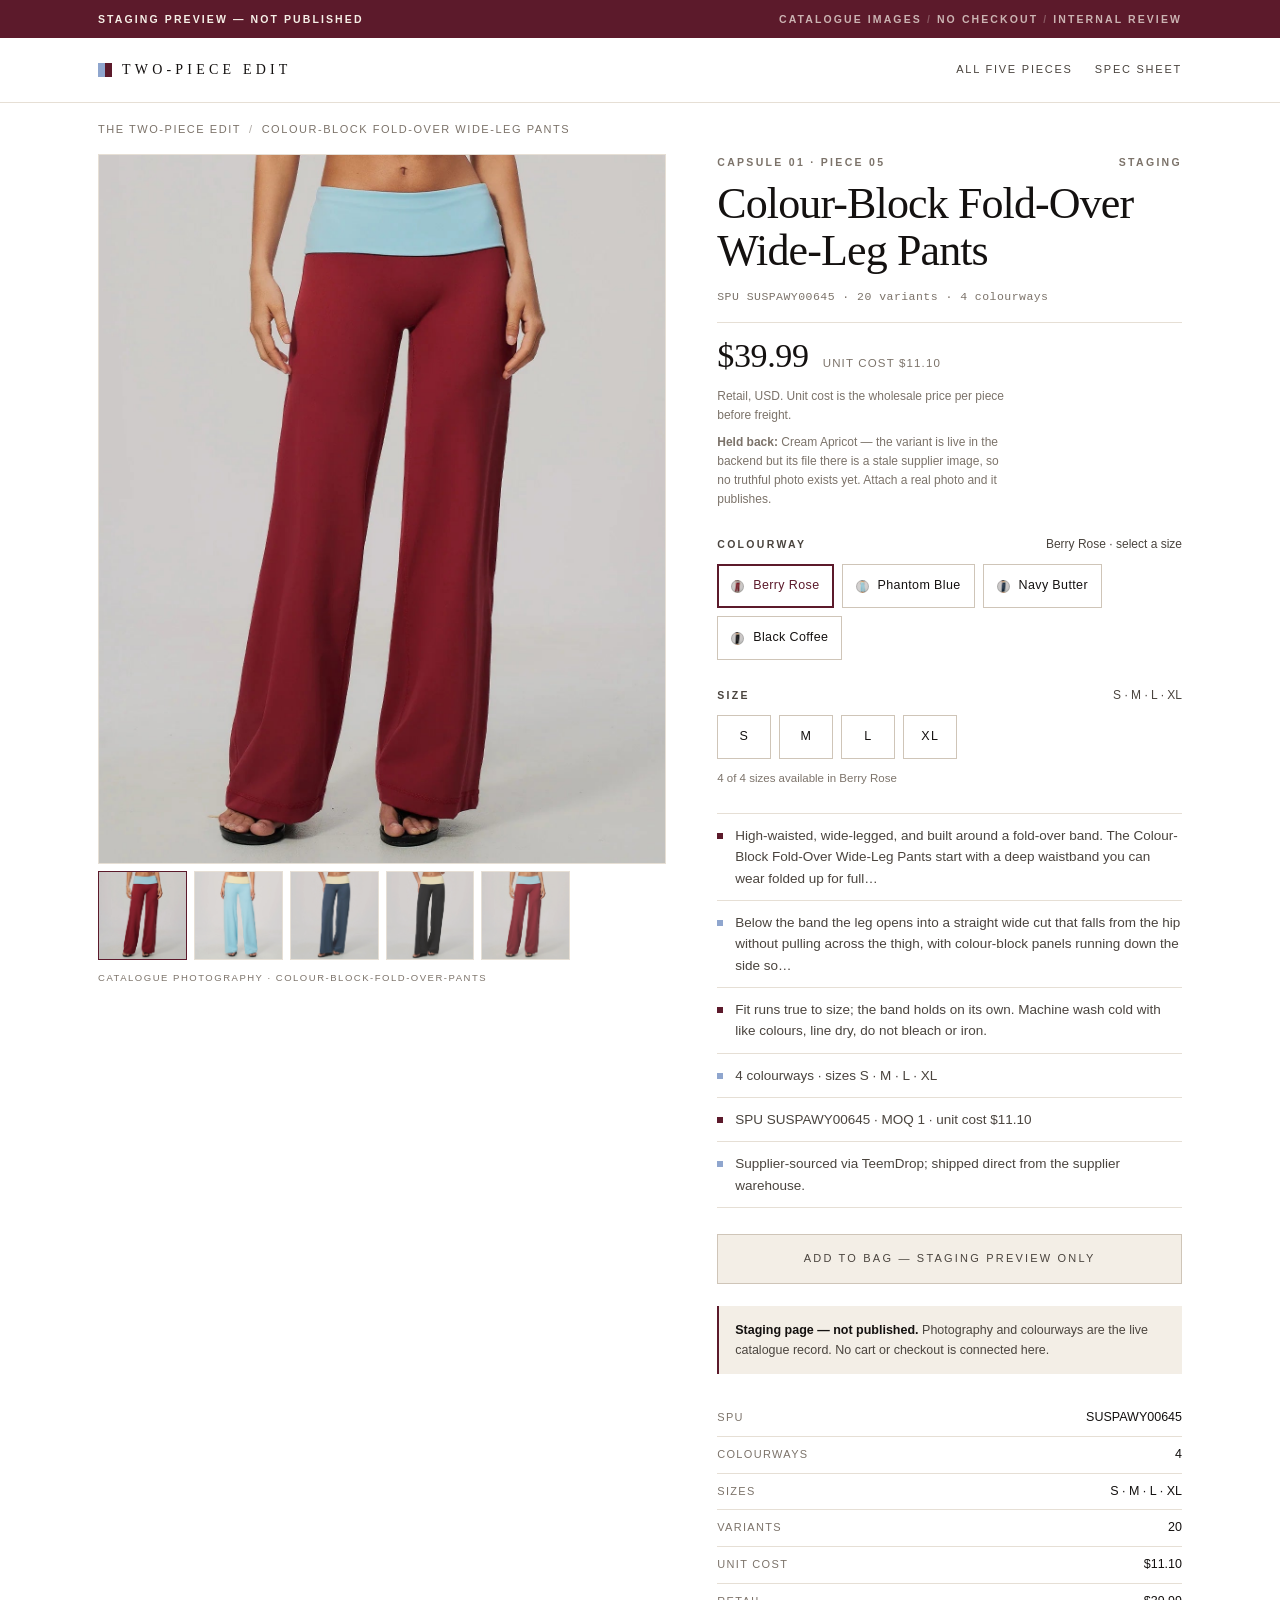
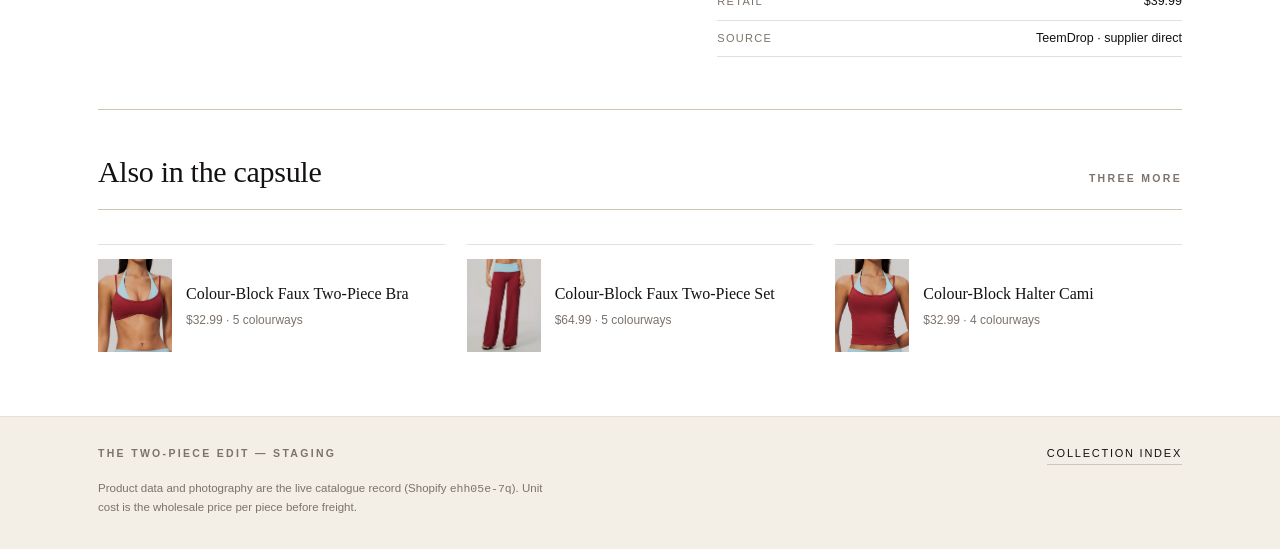
<file: stage/fold.html>
<!doctype html>
<html lang="en">
<head>
<meta charset="utf-8">
<meta name="viewport" content="width=device-width, initial-scale=1">
<title>Colour-Block Fold-Over Wide-Leg Pants — The Two-Piece Edit (staging)</title>
<meta name="description" content="Colour-Block Fold-Over Wide-Leg Pants — 4 colourways, sizes S · M · L · XL. Staging preview.">
<meta name="robots" content="noindex,nofollow">
<link rel="preload" as="image" href="assets/fold/colours/berry-rose.jpg">
<link rel="stylesheet" href="assets/site.css">
</head>
<body>
<a class="skip" href="#main">Skip to content</a>
<div class="staging-bar"><div class="wrap"><strong>Staging preview — not published</strong><span>Catalogue images <span class="dot">/</span> no checkout <span class="dot">/</span> internal review</span></div></div>
<header class="site-head"><div class="wrap">
  <a class="wordmark" href="index.html">Two-Piece Edit</a>
  <nav class="site-nav" aria-label="Collection">
    <a href="index.html">All five pieces</a>
    <a href="index.html#specs">Spec sheet</a>
  </nav>
</div></header>
<main id="main"><div class="wrap">
<div class="crumbs"><a href="index.html">The Two-Piece Edit</a><span class="sep">/</span><span>Colour-Block Fold-Over Wide-Leg Pants</span></div>
  <div class="product"><div class="p-grid">
    <section class="gallery" aria-label="Product images">
      <div class="frame">
        <img id="mainImg" src="assets/fold/colours/berry-rose.jpg" alt="Colour-Block Fold-Over Wide-Leg Pants in Berry Rose" width="1000" height="1250">
      </div>
      <div class="thumbs" role="tablist" aria-label="Product image thumbnails">
        <button class="thumb is-active" type="button" role="tab" aria-selected="true" data-src="assets/fold/colours/berry-rose.jpg" data-alt="Colour-Block Fold-Over Wide-Leg Pants view 1" aria-label="View image 1"><img src="assets/fold/colours/berry-rose.jpg" alt="" width="400" height="400" loading="eager"></button><button class="thumb" type="button" role="tab" aria-selected="false" data-src="assets/fold/colours/phantom-blue.jpg" data-alt="Colour-Block Fold-Over Wide-Leg Pants view 2" aria-label="View image 2"><img src="assets/fold/colours/phantom-blue.jpg" alt="" width="400" height="400" loading="eager"></button><button class="thumb" type="button" role="tab" aria-selected="false" data-src="assets/fold/colours/navy-butter.jpg" data-alt="Colour-Block Fold-Over Wide-Leg Pants view 3" aria-label="View image 3"><img src="assets/fold/colours/navy-butter.jpg" alt="" width="400" height="400" loading="eager"></button><button class="thumb" type="button" role="tab" aria-selected="false" data-src="assets/fold/colours/black-coffee.jpg" data-alt="Colour-Block Fold-Over Wide-Leg Pants view 4" aria-label="View image 4"><img src="assets/fold/colours/black-coffee.jpg" alt="" width="400" height="400" loading="lazy"></button><button class="thumb" type="button" role="tab" aria-selected="false" data-src="assets/fold/sh/0.jpg" data-alt="Colour-Block Fold-Over Wide-Leg Pants view 5" aria-label="View image 5"><img src="assets/fold/sh/0.jpg" alt="" width="400" height="400" loading="lazy"></button>
      </div>
      <p class="frame-cap">Catalogue photography · colour-block-fold-over-pants</p>
    </section>
    <section class="panel">
      <div class="eyebrow-row">
        <span class="label">Capsule 01 · Piece 05</span>
        <span class="label">Staging</span>
      </div>
      <h1>Colour-Block Fold-Over Wide-Leg Pants</h1>
      <p class="spu">SPU SUSPAWY00645 · 20 variants · 4 colourways</p>
      <div class="price-row">
        <span class="price">$39.99</span>
        <span class="cost">unit cost $11.10</span>
      </div>
      <p class="price-note">Retail, USD. Unit cost is the wholesale price per piece before freight.</p>
<p class="price-note"><strong>Held back:</strong> Cream Apricot — the variant is live in the backend but its file there is a stale supplier image, so no truthful photo exists yet. Attach a real photo and it publishes.</p>

      <div class="field">
        <div class="field-head"><span class="label label-ink">Colourway</span><span class="val" id="pick"></span></div>
        <div class="chips" id="colours" role="group" aria-label="Colourway">
          <button class="chip chip-colour" type="button" aria-pressed="true" data-colour="0"><span class="sw" style="background-image:url(assets/fold/colours/berry-rose.jpg);background-size:cover;background-position:center" aria-hidden="true"></span><span>Berry Rose</span></button><button class="chip chip-colour" type="button" aria-pressed="false" data-colour="1"><span class="sw" style="background-image:url(assets/fold/colours/phantom-blue.jpg);background-size:cover;background-position:center" aria-hidden="true"></span><span>Phantom Blue</span></button><button class="chip chip-colour" type="button" aria-pressed="false" data-colour="2"><span class="sw" style="background-image:url(assets/fold/colours/navy-butter.jpg);background-size:cover;background-position:center" aria-hidden="true"></span><span>Navy Butter</span></button><button class="chip chip-colour" type="button" aria-pressed="false" data-colour="3"><span class="sw" style="background-image:url(assets/fold/colours/black-coffee.jpg);background-size:cover;background-position:center" aria-hidden="true"></span><span>Black Coffee</span></button>
        </div>
      </div>

      <div class="field">
        <div class="field-head"><span class="label label-ink">Size</span><span class="val">S · M · L · XL</span></div>
        <div class="chips" id="sizes" role="group" aria-label="Size"></div>
        <p class="avail" id="avail"></p>
      </div>

      <ul class="facts">
        <li>High-waisted, wide-legged, and built around a fold-over band. The Colour-Block Fold-Over Wide-Leg Pants start with a deep waistband you can wear folded up for full…</li><li>Below the band the leg opens into a straight wide cut that falls from the hip without pulling across the thigh, with colour-block panels running down the side so…</li><li>Fit runs true to size; the band holds on its own. Machine wash cold with like colours, line dry, do not bleach or iron.</li><li>4 colourways · sizes S · M · L · XL</li><li>SPU SUSPAWY00645 · MOQ 1 · unit cost $11.10</li><li>Supplier-sourced via TeemDrop; shipped direct from the supplier warehouse.</li>
      </ul>

      <div class="cta" aria-disabled="true">Add to bag — staging preview only</div>

      <div class="notice">
        <strong>Staging page — not published.</strong> Photography and colourways are the live catalogue
        record. No cart or checkout is connected here.
      </div>

      <table class="mini-spec"><tr><th scope="row">SPU</th><td>SUSPAWY00645</td></tr><tr><th scope="row">Colourways</th><td>4</td></tr><tr><th scope="row">Sizes</th><td>S · M · L · XL</td></tr><tr><th scope="row">Variants</th><td>20</td></tr><tr><th scope="row">Unit cost</th><td>$11.10</td></tr><tr><th scope="row">Retail</th><td>$39.99</td></tr><tr><th scope="row">Source</th><td>TeemDrop · supplier direct</td></tr></table>
    </section>
  </div></div>

  <section class="related">
    <div class="sec-head"><h2>Also in the capsule</h2><span class="label">Three more</span></div>
    <div class="rel-grid"><a class="rel" href="bra.html"><span class="rel-media"><img src="assets/bra/colours/cherry-ice.jpg" alt="" width="300" height="375" loading="lazy"></span><span><h3>Colour-Block Faux Two-Piece Bra</h3><p>$32.99 · 5 colourways</p></span></a><a class="rel" href="fauxset.html"><span class="rel-media"><img src="assets/fauxset/colours/cherry-ice.jpg" alt="" width="300" height="375" loading="lazy"></span><span><h3>Colour-Block Faux Two-Piece Set</h3><p>$64.99 · 5 colourways</p></span></a><a class="rel" href="cami.html"><span class="rel-media"><img src="assets/cami/colours/cherry-ice.jpg" alt="" width="300" height="375" loading="lazy"></span><span><h3>Colour-Block Halter Cami</h3><p>$32.99 · 4 colourways</p></span></a></div>
  </section>
</div></main>
<script>window.PRODUCT = {"name": "Colour-Block Fold-Over Wide-Leg Pants", "sizes": ["S", "M", "L", "XL"], "colours": [{"name": "Berry Rose", "sizes": ["S", "M", "L", "XL"], "img": "assets/fold/colours/berry-rose.jpg"}, {"name": "Phantom Blue", "sizes": ["S", "M", "L", "XL"], "img": "assets/fold/colours/phantom-blue.jpg"}, {"name": "Navy Butter", "sizes": ["S", "M", "L", "XL"], "img": "assets/fold/colours/navy-butter.jpg"}, {"name": "Black Coffee", "sizes": ["S", "M", "L", "XL"], "img": "assets/fold/colours/black-coffee.jpg"}]};</script>
<footer class="site-foot"><div class="wrap">
  <div class="foot-row">
    <span class="label">The Two-Piece Edit — staging</span>
    <a href="index.html">Collection index</a>
  </div>
  <p>Product data and photography are the live catalogue record (Shopify <code>ehh05e-7q</code>).
  Unit cost is the wholesale price per piece before freight.</p>
</div></footer>
<script src="assets/site.js"></script>
</body>
</html>
</file>
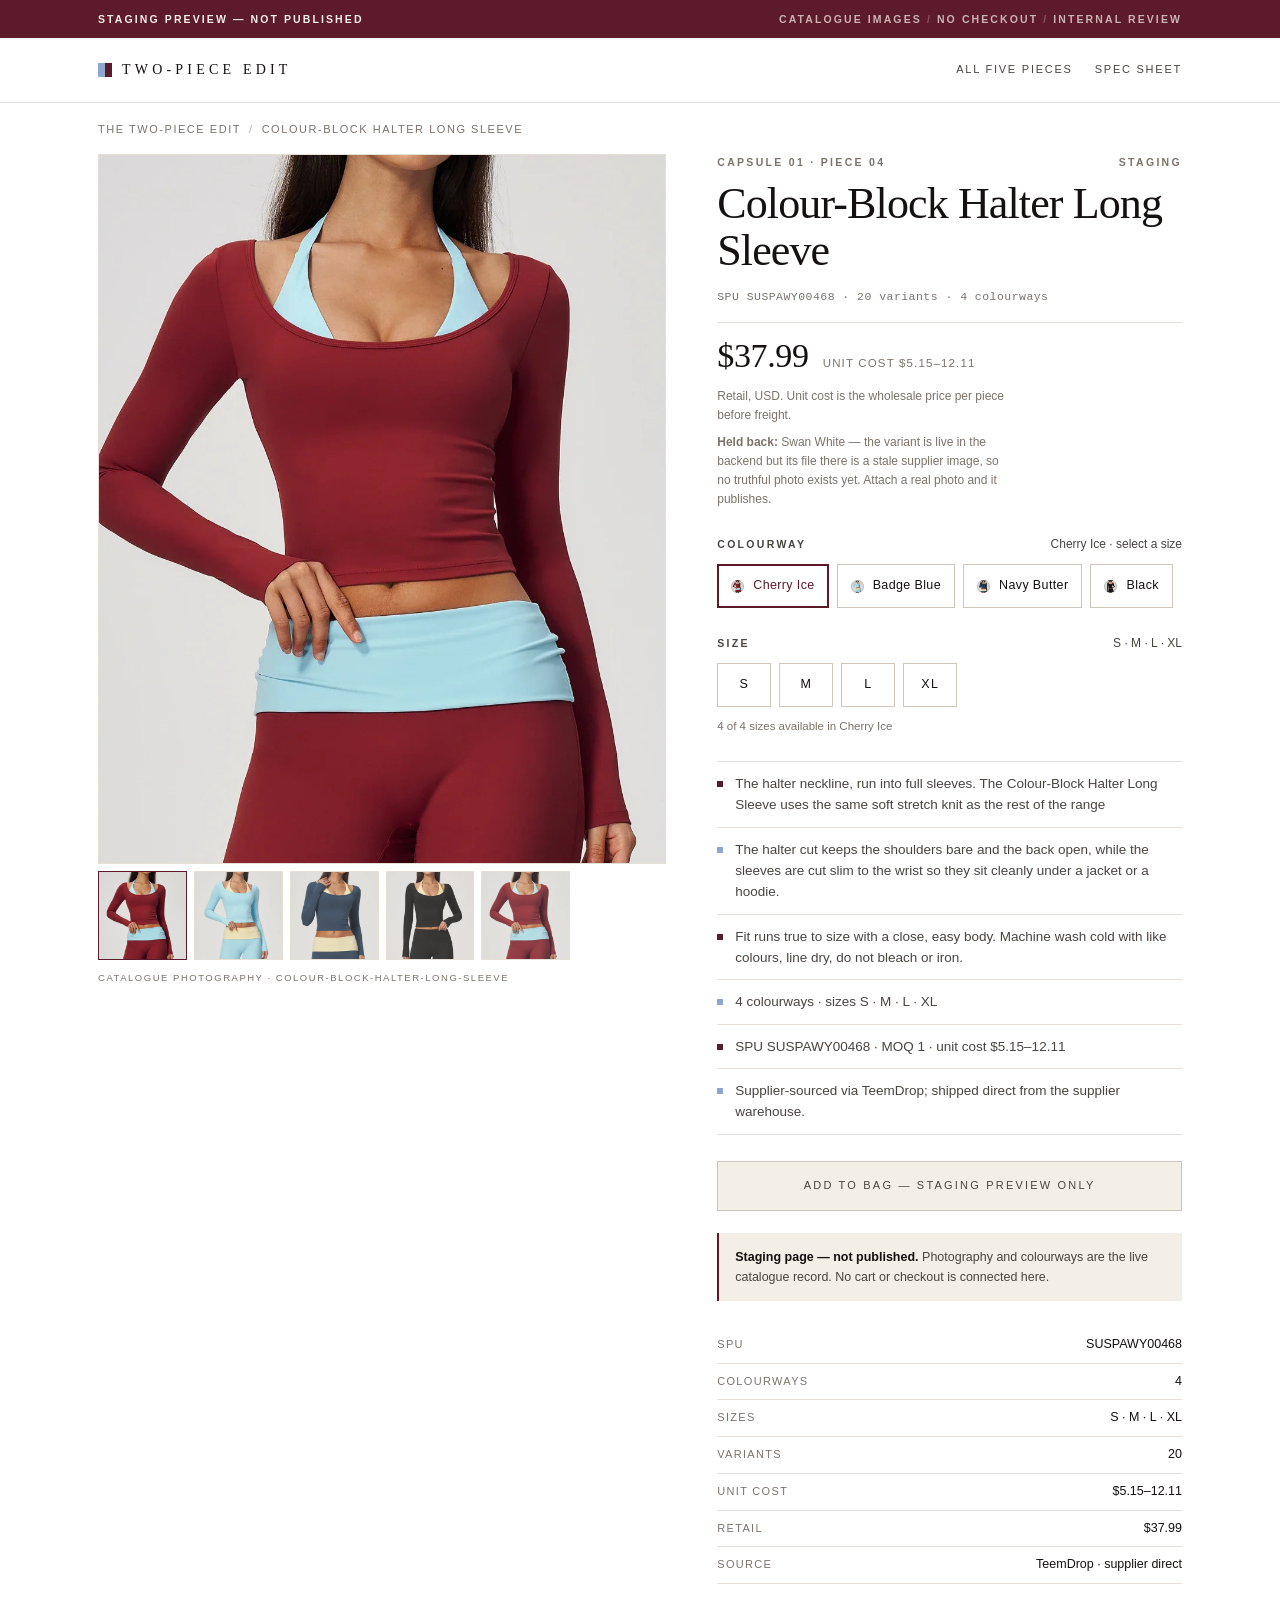
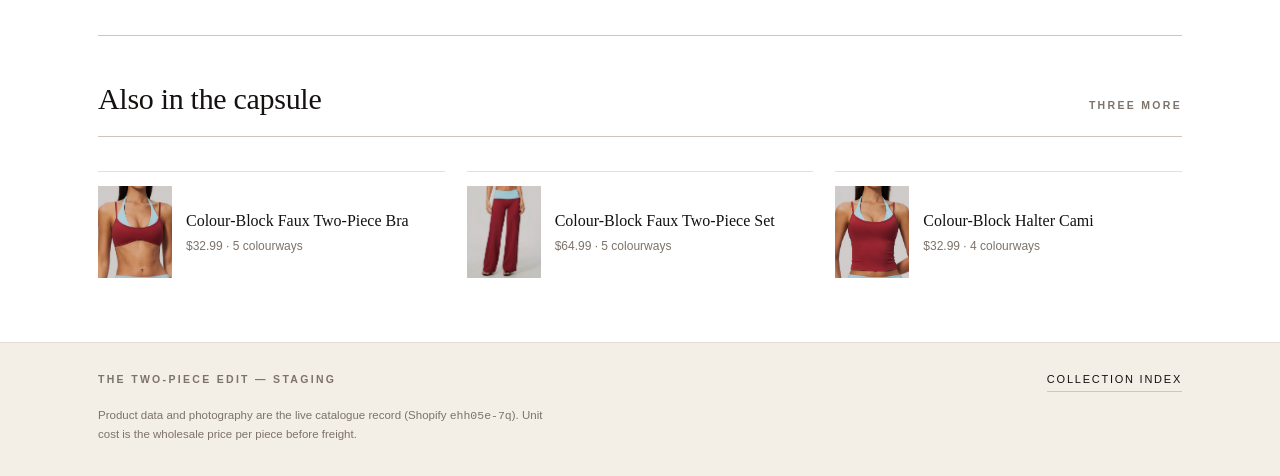
<file: stage/ls.html>
<!doctype html>
<html lang="en">
<head>
<meta charset="utf-8">
<meta name="viewport" content="width=device-width, initial-scale=1">
<title>Colour-Block Halter Long Sleeve — The Two-Piece Edit (staging)</title>
<meta name="description" content="Colour-Block Halter Long Sleeve — 4 colourways, sizes S · M · L · XL. Staging preview.">
<meta name="robots" content="noindex,nofollow">
<link rel="preload" as="image" href="assets/ls/colours/cherry-ice.jpg">
<link rel="stylesheet" href="assets/site.css">
</head>
<body>
<a class="skip" href="#main">Skip to content</a>
<div class="staging-bar"><div class="wrap"><strong>Staging preview — not published</strong><span>Catalogue images <span class="dot">/</span> no checkout <span class="dot">/</span> internal review</span></div></div>
<header class="site-head"><div class="wrap">
  <a class="wordmark" href="index.html">Two-Piece Edit</a>
  <nav class="site-nav" aria-label="Collection">
    <a href="index.html">All five pieces</a>
    <a href="index.html#specs">Spec sheet</a>
  </nav>
</div></header>
<main id="main"><div class="wrap">
<div class="crumbs"><a href="index.html">The Two-Piece Edit</a><span class="sep">/</span><span>Colour-Block Halter Long Sleeve</span></div>
  <div class="product"><div class="p-grid">
    <section class="gallery" aria-label="Product images">
      <div class="frame">
        <img id="mainImg" src="assets/ls/colours/cherry-ice.jpg" alt="Colour-Block Halter Long Sleeve in Cherry Ice" width="1000" height="1250">
      </div>
      <div class="thumbs" role="tablist" aria-label="Product image thumbnails">
        <button class="thumb is-active" type="button" role="tab" aria-selected="true" data-src="assets/ls/colours/cherry-ice.jpg" data-alt="Colour-Block Halter Long Sleeve view 1" aria-label="View image 1"><img src="assets/ls/colours/cherry-ice.jpg" alt="" width="400" height="400" loading="eager"></button><button class="thumb" type="button" role="tab" aria-selected="false" data-src="assets/ls/colours/badge-blue.jpg" data-alt="Colour-Block Halter Long Sleeve view 2" aria-label="View image 2"><img src="assets/ls/colours/badge-blue.jpg" alt="" width="400" height="400" loading="eager"></button><button class="thumb" type="button" role="tab" aria-selected="false" data-src="assets/ls/colours/navy-butter.jpg" data-alt="Colour-Block Halter Long Sleeve view 3" aria-label="View image 3"><img src="assets/ls/colours/navy-butter.jpg" alt="" width="400" height="400" loading="eager"></button><button class="thumb" type="button" role="tab" aria-selected="false" data-src="assets/ls/colours/black.jpg" data-alt="Colour-Block Halter Long Sleeve view 4" aria-label="View image 4"><img src="assets/ls/colours/black.jpg" alt="" width="400" height="400" loading="lazy"></button><button class="thumb" type="button" role="tab" aria-selected="false" data-src="assets/ls/sh/0.jpg" data-alt="Colour-Block Halter Long Sleeve view 5" aria-label="View image 5"><img src="assets/ls/sh/0.jpg" alt="" width="400" height="400" loading="lazy"></button>
      </div>
      <p class="frame-cap">Catalogue photography · colour-block-halter-long-sleeve</p>
    </section>
    <section class="panel">
      <div class="eyebrow-row">
        <span class="label">Capsule 01 · Piece 04</span>
        <span class="label">Staging</span>
      </div>
      <h1>Colour-Block Halter Long Sleeve</h1>
      <p class="spu">SPU SUSPAWY00468 · 20 variants · 4 colourways</p>
      <div class="price-row">
        <span class="price">$37.99</span>
        <span class="cost">unit cost $5.15–12.11</span>
      </div>
      <p class="price-note">Retail, USD. Unit cost is the wholesale price per piece before freight.</p>
<p class="price-note"><strong>Held back:</strong> Swan White — the variant is live in the backend but its file there is a stale supplier image, so no truthful photo exists yet. Attach a real photo and it publishes.</p>

      <div class="field">
        <div class="field-head"><span class="label label-ink">Colourway</span><span class="val" id="pick"></span></div>
        <div class="chips" id="colours" role="group" aria-label="Colourway">
          <button class="chip chip-colour" type="button" aria-pressed="true" data-colour="0"><span class="sw" style="background-image:url(assets/ls/colours/cherry-ice.jpg);background-size:cover;background-position:center" aria-hidden="true"></span><span>Cherry Ice</span></button><button class="chip chip-colour" type="button" aria-pressed="false" data-colour="1"><span class="sw" style="background-image:url(assets/ls/colours/badge-blue.jpg);background-size:cover;background-position:center" aria-hidden="true"></span><span>Badge Blue</span></button><button class="chip chip-colour" type="button" aria-pressed="false" data-colour="2"><span class="sw" style="background-image:url(assets/ls/colours/navy-butter.jpg);background-size:cover;background-position:center" aria-hidden="true"></span><span>Navy Butter</span></button><button class="chip chip-colour" type="button" aria-pressed="false" data-colour="3"><span class="sw" style="background-image:url(assets/ls/colours/black.jpg);background-size:cover;background-position:center" aria-hidden="true"></span><span>Black</span></button>
        </div>
      </div>

      <div class="field">
        <div class="field-head"><span class="label label-ink">Size</span><span class="val">S · M · L · XL</span></div>
        <div class="chips" id="sizes" role="group" aria-label="Size"></div>
        <p class="avail" id="avail"></p>
      </div>

      <ul class="facts">
        <li>The halter neckline, run into full sleeves. The Colour-Block Halter Long Sleeve uses the same soft stretch knit as the rest of the range</li><li>The halter cut keeps the shoulders bare and the back open, while the sleeves are cut slim to the wrist so they sit cleanly under a jacket or a hoodie.</li><li>Fit runs true to size with a close, easy body. Machine wash cold with like colours, line dry, do not bleach or iron.</li><li>4 colourways · sizes S · M · L · XL</li><li>SPU SUSPAWY00468 · MOQ 1 · unit cost $5.15–12.11</li><li>Supplier-sourced via TeemDrop; shipped direct from the supplier warehouse.</li>
      </ul>

      <div class="cta" aria-disabled="true">Add to bag — staging preview only</div>

      <div class="notice">
        <strong>Staging page — not published.</strong> Photography and colourways are the live catalogue
        record. No cart or checkout is connected here.
      </div>

      <table class="mini-spec"><tr><th scope="row">SPU</th><td>SUSPAWY00468</td></tr><tr><th scope="row">Colourways</th><td>4</td></tr><tr><th scope="row">Sizes</th><td>S · M · L · XL</td></tr><tr><th scope="row">Variants</th><td>20</td></tr><tr><th scope="row">Unit cost</th><td>$5.15–12.11</td></tr><tr><th scope="row">Retail</th><td>$37.99</td></tr><tr><th scope="row">Source</th><td>TeemDrop · supplier direct</td></tr></table>
    </section>
  </div></div>

  <section class="related">
    <div class="sec-head"><h2>Also in the capsule</h2><span class="label">Three more</span></div>
    <div class="rel-grid"><a class="rel" href="bra.html"><span class="rel-media"><img src="assets/bra/colours/cherry-ice.jpg" alt="" width="300" height="375" loading="lazy"></span><span><h3>Colour-Block Faux Two-Piece Bra</h3><p>$32.99 · 5 colourways</p></span></a><a class="rel" href="fauxset.html"><span class="rel-media"><img src="assets/fauxset/colours/cherry-ice.jpg" alt="" width="300" height="375" loading="lazy"></span><span><h3>Colour-Block Faux Two-Piece Set</h3><p>$64.99 · 5 colourways</p></span></a><a class="rel" href="cami.html"><span class="rel-media"><img src="assets/cami/colours/cherry-ice.jpg" alt="" width="300" height="375" loading="lazy"></span><span><h3>Colour-Block Halter Cami</h3><p>$32.99 · 4 colourways</p></span></a></div>
  </section>
</div></main>
<script>window.PRODUCT = {"name": "Colour-Block Halter Long Sleeve", "sizes": ["S", "M", "L", "XL"], "colours": [{"name": "Cherry Ice", "sizes": ["S", "M", "L", "XL"], "img": "assets/ls/colours/cherry-ice.jpg"}, {"name": "Badge Blue", "sizes": ["S", "M", "L", "XL"], "img": "assets/ls/colours/badge-blue.jpg"}, {"name": "Navy Butter", "sizes": ["S", "M", "L", "XL"], "img": "assets/ls/colours/navy-butter.jpg"}, {"name": "Black", "sizes": ["S", "M", "L", "XL"], "img": "assets/ls/colours/black.jpg"}]};</script>
<footer class="site-foot"><div class="wrap">
  <div class="foot-row">
    <span class="label">The Two-Piece Edit — staging</span>
    <a href="index.html">Collection index</a>
  </div>
  <p>Product data and photography are the live catalogue record (Shopify <code>ehh05e-7q</code>).
  Unit cost is the wholesale price per piece before freight.</p>
</div></footer>
<script src="assets/site.js"></script>
</body>
</html>
</file>
<file: stage/assets/site.css>
/* The Two-Piece Edit — shared stylesheet (staging)
   Palette: wine #5C1A2B · powder blue #8FA6CE · cream #F3EEE6 · ink #141110
   No external fonts, no gradients on text, system stacks only. */

:root{
  --wine:#5C1A2B;
  --wine-deep:#43101f;
  --blue:#8FA6CE;
  --blue-soft:#C3CFE2;
  --cream:#F3EEE6;
  --paper:#FFFFFF;
  --ink:#141110;
  --ink-2:#4A443E;
  --muted:#7C736A;
  --line:#E6DFD5;
  --line-2:#CFC5B8;
  --serif: ui-serif, "Iowan Old Style", "Palatino Linotype", Palatino, Georgia, "Times New Roman", serif;
  --sans: -apple-system, BlinkMacSystemFont, "Segoe UI", Roboto, "Helvetica Neue", Arial, sans-serif;
  --mono: ui-monospace, "SF Mono", SFMono-Regular, Menlo, Consolas, monospace;
  --pad: clamp(16px, 4vw, 48px);
  --rule: 1px solid var(--line);
}

*,*::before,*::after{box-sizing:border-box}
html{-webkit-text-size-adjust:100%;scroll-behavior:smooth}
body{
  margin:0;background:var(--paper);color:var(--ink);
  font-family:var(--sans);font-size:15px;line-height:1.58;
  -webkit-font-smoothing:antialiased;
}
img{display:block;max-width:100%;height:auto}
a{color:inherit;text-decoration:none}
button{font:inherit;color:inherit}
:focus-visible{outline:2px solid var(--wine);outline-offset:3px}

.wrap{width:100%;max-width:1180px;margin:0 auto;padding-left:var(--pad);padding-right:var(--pad)}

/* ---------- type helpers ---------- */
.label{
  font-family:var(--sans);font-size:10.5px;font-weight:600;
  letter-spacing:.22em;text-transform:uppercase;color:var(--muted);
}
.label-ink{color:var(--ink-2)}
.num{font-variant-numeric:tabular-nums;font-feature-settings:"tnum" 1}
.serif{font-family:var(--serif);font-weight:400;letter-spacing:-.012em}
.hr{height:1px;background:var(--line);border:0;margin:0}

.skip{position:absolute;left:-9999px;top:0;background:var(--wine);color:#fff;padding:10px 14px;z-index:99}
.skip:focus{left:8px;top:8px}

/* ---------- staging bar ---------- */
.staging-bar{
  background:var(--wine);color:#F6EFE7;
  font-size:10.5px;letter-spacing:.2em;text-transform:uppercase;font-weight:600;
}
.staging-bar .wrap{display:flex;gap:10px;flex-wrap:wrap;align-items:center;justify-content:space-between;min-height:38px;padding-top:7px;padding-bottom:7px}
.staging-bar span{opacity:.72}
.staging-bar .dot{opacity:.4}

/* ---------- masthead ---------- */
.site-head{border-bottom:1px solid var(--line);background:var(--paper)}
.site-head .wrap{display:flex;align-items:center;justify-content:space-between;gap:18px;min-height:64px;flex-wrap:wrap;padding-top:10px;padding-bottom:10px}
.wordmark{
  font-family:var(--serif);font-size:14px;letter-spacing:.3em;text-transform:uppercase;
  display:inline-flex;align-items:center;gap:10px;
}
.wordmark::before{content:"";display:block;width:14px;height:14px;background:var(--wine);border-left:7px solid var(--blue)}
.site-nav{display:flex;gap:22px;align-items:center;flex-wrap:wrap}
.site-nav a{font-size:11px;letter-spacing:.16em;text-transform:uppercase;color:var(--ink-2);padding:6px 0;border-bottom:1px solid transparent}
.site-nav a:hover{border-bottom-color:var(--wine);color:var(--wine)}

/* ---------- index hero ---------- */
.hero{padding:clamp(34px,6vw,84px) 0 clamp(28px,4vw,56px)}
.hero-grid{display:grid;gap:clamp(24px,4vw,56px);grid-template-columns:1fr;align-items:center}
.hero-copy h1{
  font-family:var(--serif);font-weight:400;
  font-size:clamp(38px,7vw,72px);line-height:1.02;letter-spacing:-.02em;
  margin:14px 0 18px;
}
.hero-copy h1 em{font-style:italic;color:var(--wine)}
.hero-copy .lede{font-size:clamp(15px,1.6vw,17px);color:var(--ink-2);max-width:46ch;margin:0 0 26px}
.hero-media{aspect-ratio:4/5;background:var(--cream);overflow:hidden;order:-1}
.hero-media img{width:100%;height:100%;object-fit:cover;object-position:50% 40%}
.hero-stats{display:grid;grid-template-columns:repeat(3,minmax(0,1fr));gap:0;border-top:1px solid var(--line-2);max-width:520px}
.hero-stats div{padding:14px 14px 4px 0}
.hero-stats b{display:block;font-family:var(--serif);font-size:clamp(22px,3vw,30px);font-weight:400;line-height:1.1}
.hero-stats .label{margin-top:6px;display:block;letter-spacing:.16em;font-size:9.5px}

/* ---------- section head ---------- */
.sec-head{display:flex;align-items:baseline;justify-content:space-between;gap:16px;padding-bottom:14px;border-bottom:1px solid var(--line-2);margin-bottom:clamp(20px,3vw,34px);flex-wrap:wrap}
.sec-head h2{font-family:var(--serif);font-weight:400;font-size:clamp(22px,3vw,30px);margin:0;letter-spacing:-.01em}

/* ---------- collection grid ---------- */
.collection{padding:clamp(20px,3vw,40px) 0 clamp(40px,6vw,72px)}
.cards{display:grid;gap:clamp(22px,3vw,34px);grid-template-columns:1fr}
.card{display:flex;flex-direction:column;border-top:2px solid var(--wine);padding-top:14px}
.card.alt{border-top-color:var(--blue)}
.card-media{aspect-ratio:4/5;overflow:hidden;background:var(--cream);margin-bottom:14px;position:relative}
.card-media img{width:100%;height:100%;object-fit:cover;object-position:50% 28%;transition:transform .7s ease}
.card:hover .card-media img{transform:scale(1.025)}
.card-idx{position:absolute;top:10px;left:10px;background:rgba(255,255,255,.92);padding:3px 7px;font-size:9.5px;letter-spacing:.18em;color:var(--ink-2)}
.card h3{font-family:var(--serif);font-weight:400;font-size:20px;line-height:1.2;margin:0 0 6px;letter-spacing:-.01em}
.card h3 a:hover{color:var(--wine)}
.card-meta{display:flex;justify-content:space-between;align-items:baseline;gap:12px;margin-top:2px}
.card-price{font-size:15px;font-variant-numeric:tabular-nums}
.card-sub{font-size:12px;color:var(--muted);margin-top:8px;display:flex;justify-content:space-between;gap:10px;flex-wrap:wrap}
.swatches{display:flex;gap:4px;align-items:center}
.sw{width:9px;height:9px;display:block;border:1px solid rgba(0,0,0,.12)}
.card-link{display:inline-block;margin-top:12px;font-size:10.5px;letter-spacing:.18em;text-transform:uppercase;color:var(--wine);border-bottom:1px solid var(--wine);padding-bottom:2px;align-self:flex-start}

/* ---------- spec table ---------- */
.spec-block{padding:clamp(28px,4vw,48px) 0 clamp(40px,6vw,72px)}
table.spec{width:100%;border-collapse:collapse;font-size:13.5px;font-variant-numeric:tabular-nums}
table.spec th{
  font-size:9.5px;font-weight:600;letter-spacing:.18em;text-transform:uppercase;color:var(--muted);
  text-align:left;padding:10px 10px;border-bottom:1px solid var(--line-2);white-space:nowrap;
}
table.spec td{padding:13px 10px;border-bottom:1px solid var(--line);vertical-align:baseline}
table.spec th:first-child,table.spec td:first-child{padding-left:0}
table.spec th:nth-child(3),table.spec td:nth-child(3){padding-left:22px}
table.spec th:nth-child(4),table.spec td:nth-child(4){padding-left:22px}
table.spec th:last-child,table.spec td:last-child{padding-right:0}
table.spec .num{text-align:right}
table.spec tr.total td{border-bottom:0;border-top:1px solid var(--line-2);font-weight:600;padding-top:14px}
table.spec a:hover{color:var(--wine);border-bottom:1px solid var(--wine)}
.t-spu{font-family:var(--mono);font-size:12px;letter-spacing:.02em;color:var(--ink-2)}

/* ---------- product page ---------- */
.crumbs{padding:18px 0 8px;font-size:11px;letter-spacing:.14em;text-transform:uppercase;color:var(--muted)}
.crumbs a:hover{color:var(--wine)}
.crumbs .sep{padding:0 8px;opacity:.6}

.product{padding:8px 0 clamp(30px,4vw,56px)}
.p-grid{display:grid;grid-template-columns:1fr;gap:clamp(26px,4vw,56px);align-items:start}
.gallery{min-width:0}
.frame{aspect-ratio:4/5;background:var(--cream);overflow:hidden;position:relative;border:1px solid var(--line)}
.frame img{width:100%;height:100%;object-fit:cover;object-position:50% 42%}
.frame-cap{margin:10px 0 0;font-size:9.5px;letter-spacing:.16em;text-transform:uppercase;color:var(--muted)}
.thumbs{display:grid;grid-template-columns:repeat(6,minmax(0,1fr));gap:7px;margin-top:7px}
.thumb{
  padding:0;border:1px solid var(--line);background:var(--cream);cursor:pointer;
  aspect-ratio:1;overflow:hidden;min-height:44px;
}
.thumb img{width:100%;height:100%;object-fit:cover;opacity:.86;transition:opacity .3s}
.thumb:hover img{opacity:1}
.thumb.is-active{border-color:var(--wine);box-shadow:inset 0 0 0 1px var(--wine)}
.thumb.is-active img{opacity:1}

.panel{min-width:0}
.eyebrow-row{display:flex;justify-content:space-between;align-items:baseline;gap:14px;flex-wrap:wrap}
.panel h1{font-family:var(--serif);font-weight:400;font-size:clamp(30px,4.4vw,44px);line-height:1.06;letter-spacing:-.02em;margin:10px 0 14px}
.panel .spu{font-family:var(--mono);font-size:11.5px;letter-spacing:.04em;color:var(--muted)}
.price-row{display:flex;align-items:baseline;gap:14px;flex-wrap:wrap;padding:16px 0 6px;border-top:1px solid var(--line);margin-top:16px}
.price{font-family:var(--serif);font-size:clamp(28px,3.6vw,34px);line-height:1;font-variant-numeric:tabular-nums;letter-spacing:-.01em}
.cost{font-size:11.5px;letter-spacing:.1em;text-transform:uppercase;color:var(--muted);font-variant-numeric:tabular-nums}
.price-note{font-size:12px;color:var(--muted);margin:8px 0 0;max-width:44ch}

.field{margin-top:26px}
.field-head{display:flex;justify-content:space-between;align-items:baseline;gap:12px;margin-bottom:10px}
.field-head .val{font-size:12px;color:var(--ink-2)}
.chips{display:flex;flex-wrap:wrap;gap:8px}
.chip{
  min-height:44px;display:inline-flex;align-items:center;gap:9px;
  padding:9px 13px;border:1px solid var(--line-2);background:var(--paper);
  font-size:12.5px;letter-spacing:.03em;cursor:pointer;border-radius:0;
  transition:border-color .2s,color .2s;
}
.chip:hover{border-color:var(--ink-2)}
.chip[aria-pressed="true"]{border-color:var(--wine);color:var(--wine);box-shadow:inset 0 0 0 1px var(--wine)}
.chip .sw{width:13px;height:13px;flex:0 0 13px;border-radius:50%;border:1px solid rgba(0,0,0,.14)}
.chip-size{min-width:54px;justify-content:center;font-variant-numeric:tabular-nums;letter-spacing:.1em}
.chip-size[aria-pressed="true"]{background:var(--wine);color:#fff;border-color:var(--wine);box-shadow:none}
.chip-size.is-unavailable{
  color:#B6ADA3;background:#F8F5F0;border-color:var(--line);border-style:dashed;cursor:not-allowed;
}
.chip-size.is-unavailable:hover{border-color:var(--line)}
.avail{font-size:11.5px;color:var(--muted);margin:10px 0 0;font-variant-numeric:tabular-nums}

.facts{list-style:none;margin:26px 0 0;padding:0;border-top:1px solid var(--line)}
.facts li{display:flex;gap:12px;padding:11px 0;border-bottom:1px solid var(--line);font-size:13.5px;color:var(--ink-2)}
.facts li::before{content:"";flex:0 0 6px;width:6px;height:6px;background:var(--wine);margin-top:8px}
.facts li:nth-child(even)::before{background:var(--blue)}

.cta{
  display:flex;align-items:center;justify-content:center;gap:10px;width:100%;
  min-height:50px;margin-top:26px;border:1px solid var(--line-2);background:var(--cream);
  color:var(--ink-2);font-size:11px;letter-spacing:.2em;text-transform:uppercase;cursor:not-allowed;
}
.notice{
  margin-top:22px;border-left:2px solid var(--wine);background:var(--cream);
  padding:14px 16px;font-size:12.5px;line-height:1.6;color:var(--ink-2);
}
.notice strong{font-weight:600;color:var(--ink)}

.mini-spec{width:100%;border-collapse:collapse;font-size:12.5px;margin-top:26px;font-variant-numeric:tabular-nums}
.mini-spec th,.mini-spec td{padding:8px 0;border-bottom:1px solid var(--line);text-align:left;vertical-align:baseline}
.mini-spec th{font-weight:500;color:var(--muted);width:45%;font-size:11px;letter-spacing:.12em;text-transform:uppercase}
.mini-spec td{text-align:right}

/* ---------- related ---------- */
.related{padding:clamp(26px,3vw,44px) 0 clamp(40px,6vw,64px);border-top:1px solid var(--line-2)}
.rel-grid{display:grid;grid-template-columns:1fr;gap:22px;margin-top:22px}
.rel{display:grid;grid-template-columns:74px 1fr;gap:14px;align-items:center;border-top:1px solid var(--line);padding-top:14px}
.rel-media{aspect-ratio:4/5;overflow:hidden;background:var(--cream)}
.rel-media img{width:100%;height:100%;object-fit:cover}
.rel h3{font-family:var(--serif);font-weight:400;font-size:16px;margin:0 0 4px}
.rel p{margin:0;font-size:12px;color:var(--muted);font-variant-numeric:tabular-nums}
.rel:hover h3{color:var(--wine)}

/* ---------- footer ---------- */
.site-foot{border-top:1px solid var(--line);background:var(--cream)}
.site-foot .wrap{padding-top:28px;padding-bottom:34px;display:grid;gap:14px}
.site-foot p{margin:0;font-size:11.5px;color:var(--muted);max-width:70ch}
.foot-row{display:flex;justify-content:space-between;gap:16px;flex-wrap:wrap;align-items:baseline}
.foot-row a{font-size:11px;letter-spacing:.16em;text-transform:uppercase;border-bottom:1px solid var(--line-2);padding-bottom:2px}
.foot-row a:hover{color:var(--wine);border-bottom-color:var(--wine)}

/* ---------- responsive ---------- */
@media (min-width:640px){
  .cards{grid-template-columns:repeat(2,minmax(0,1fr))}
  .rel-grid{grid-template-columns:repeat(3,minmax(0,1fr))}
}
@media (min-width:900px){
  .hero-grid{grid-template-columns:minmax(0,1.05fr) minmax(0,.95fr)}
  .hero-media{order:2}
  .cards{grid-template-columns:repeat(3,minmax(0,1fr))}
  .p-grid{grid-template-columns:minmax(0,1.1fr) minmax(0,.9fr)}
  .gallery{position:sticky;top:24px}
}

/* stacked spec table on narrow screens — no horizontal scroll */
@media (max-width:719px){
  table.spec{font-size:13px}
  table.spec thead{position:absolute;width:1px;height:1px;padding:0;margin:-1px;overflow:hidden;clip:rect(0 0 0 0);white-space:nowrap;border:0}
  table.spec,table.spec tbody,table.spec tr,table.spec td{display:block;width:100%}
  table.spec tr{border-bottom:1px solid var(--line-2);padding:10px 0}
  table.spec tr:last-child{border-bottom:0}
  table.spec td{display:flex;justify-content:space-between;align-items:baseline;gap:14px;border:0;padding:3px 0;text-align:right}
  table.spec td::before{
    content:attr(data-label);font-size:9.5px;letter-spacing:.16em;text-transform:uppercase;
    color:var(--muted);font-weight:600;text-align:left;flex:0 0 auto;
  }
  table.spec td.lead{padding-bottom:8px}
  table.spec td.lead::before{content:none}
  table.spec td.lead{display:block;text-align:left;font-family:var(--serif);font-size:17px}
  table.spec tr.total td{font-weight:600}
}

@media (max-width:420px){
  .thumbs{grid-template-columns:repeat(3,minmax(0,1fr));gap:6px}
  .chip{font-size:12px;padding:9px 11px}
  .chip-size{min-width:48px}
  .hero-stats div{padding-right:8px}
}

@media (prefers-reduced-motion:reduce){
  *{transition:none !important;animation:none !important;scroll-behavior:auto}
}
</file>
